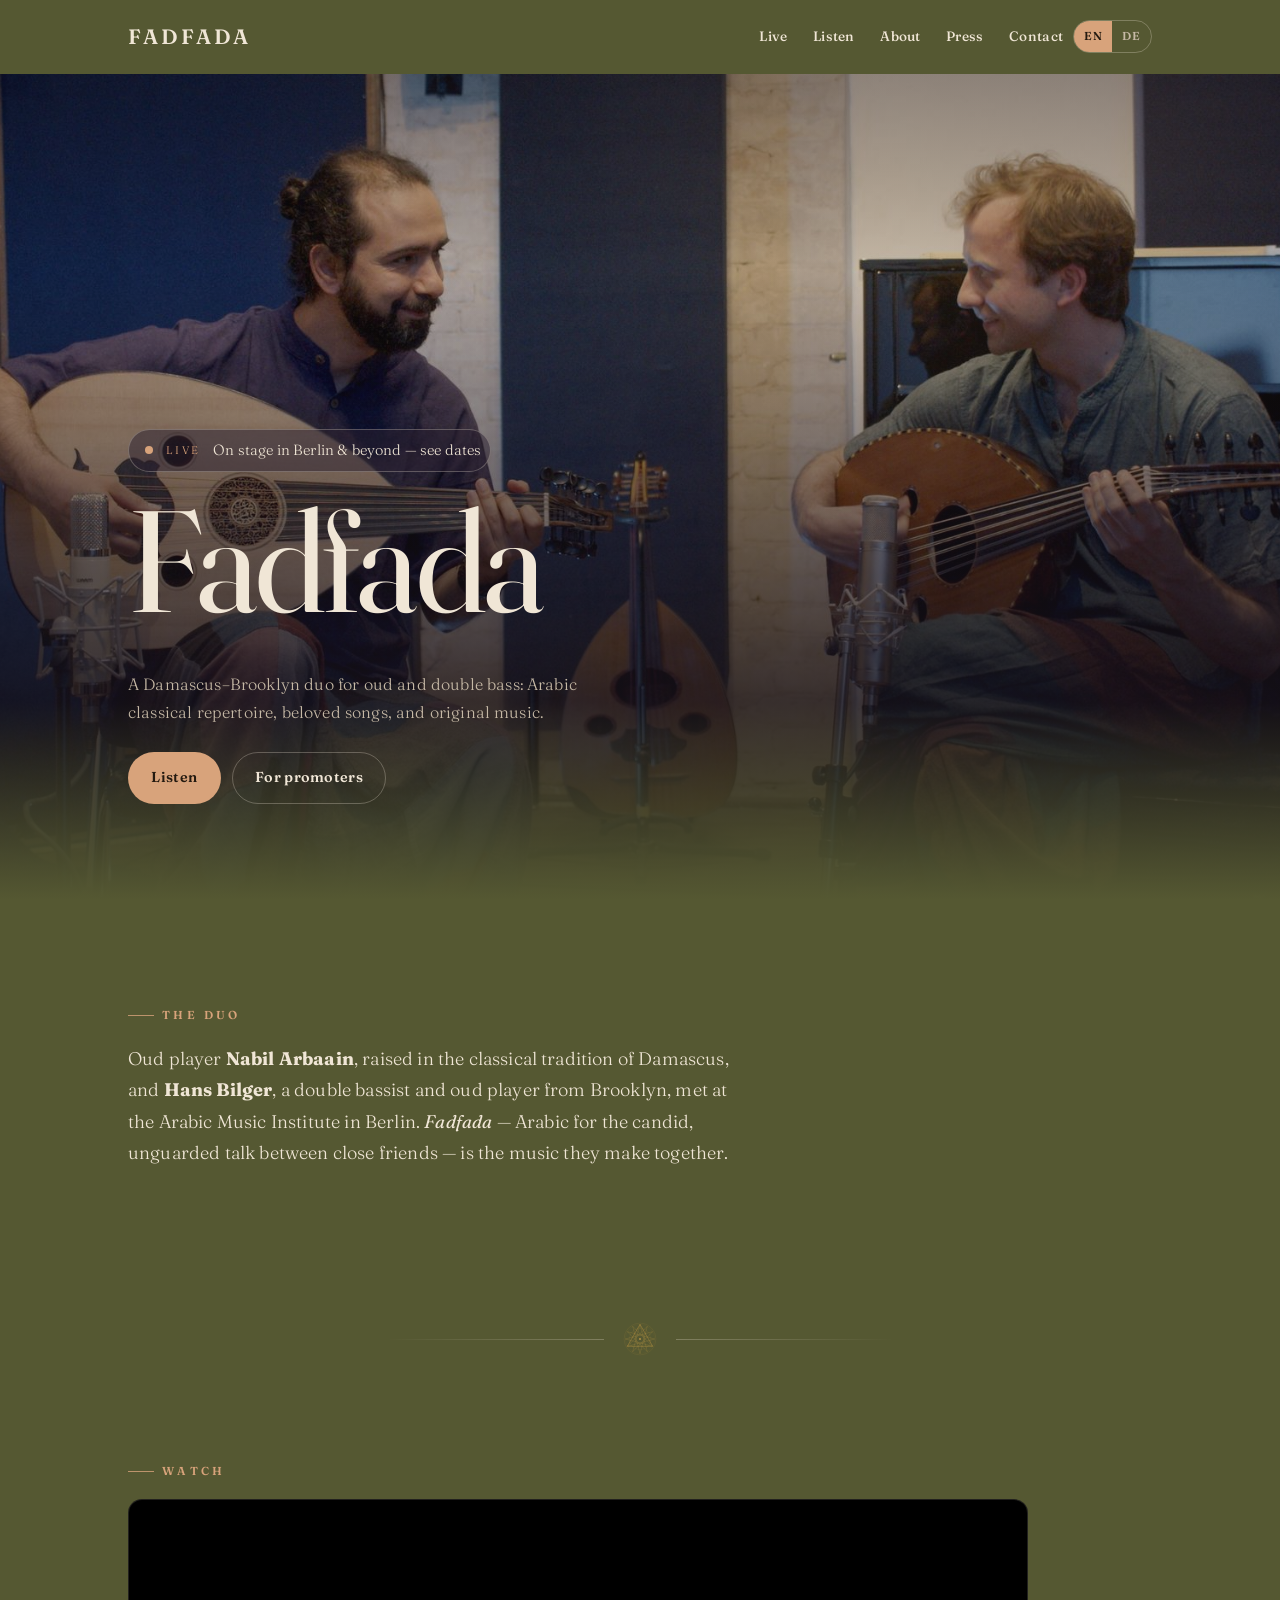
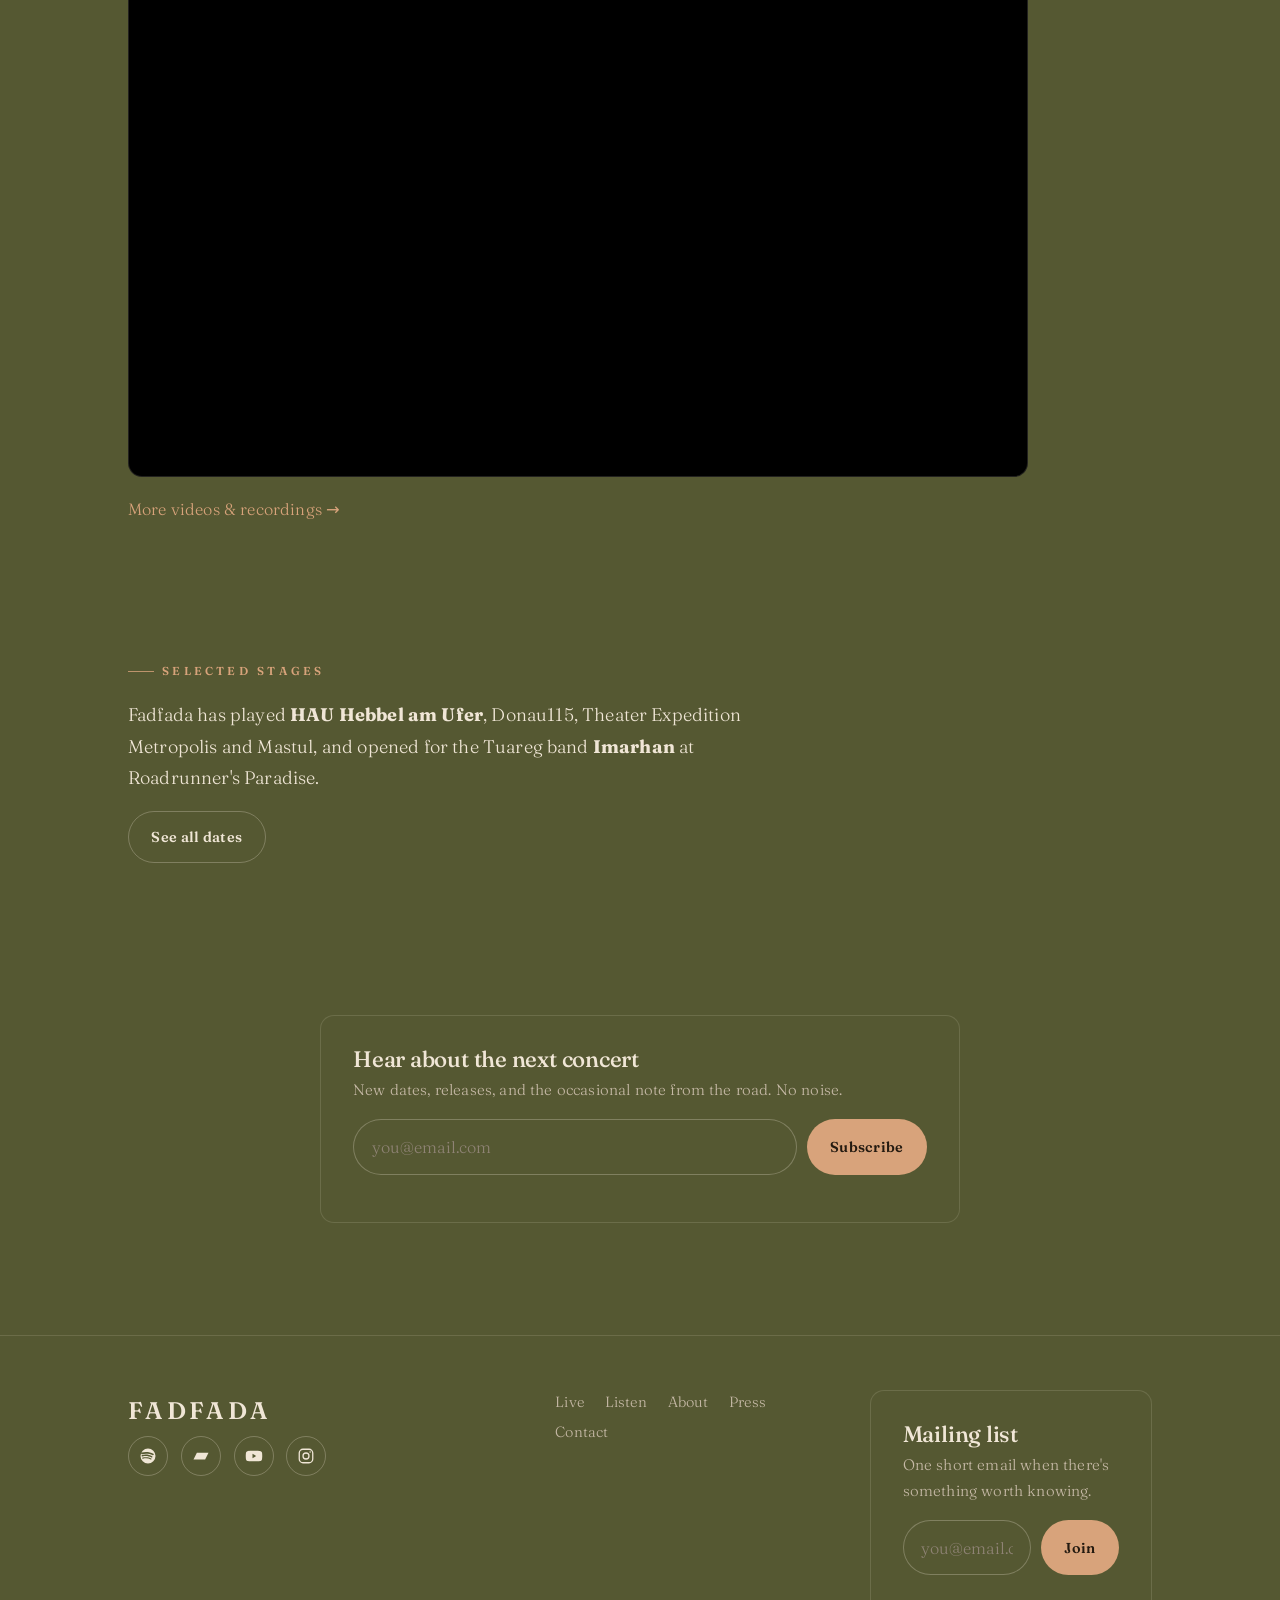
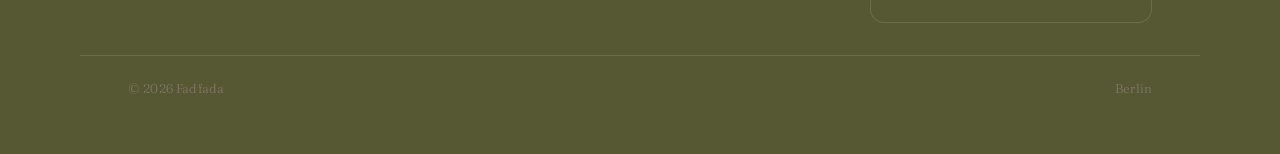
<file: index.html>
<!doctype html>
<html lang="en">
    <head>
        <meta charset="utf-8" />
        <meta name="viewport" content="width=device-width, initial-scale=1" />
        <title>Fadfada — Oud &amp; Double Bass Duo</title>
        <meta
            name="description"
            content="Fadfada — a Damascus–Brooklyn oud and double bass duo. Arabic classical, beloved songs, and original music."
        />
        <link rel="icon" href="assets/favicon.svg" />
        <link rel="preconnect" href="https://fonts.googleapis.com" />
        <link rel="preconnect" href="https://fonts.gstatic.com" crossorigin />
        <link
            href="https://fonts.googleapis.com/css2?family=Fraunces:ital,opsz,wght@0,9..144,400;0,9..144,500;0,9..144,600;1,9..144,400;1,9..144,500&family=Libre+Franklin:ital,wght@0,300;0,400;0,500;0,600;0,700;1,400&display=swap"
            rel="stylesheet"
        />
        <link rel="preconnect" href="https://fonts.googleapis.com" />
        <link rel="preconnect" href="https://fonts.gstatic.com" crossorigin />
        <link
            href="https://fonts.googleapis.com/css2?family=Noto+Sans:ital,wght@0,100..900;1,100..900&family=Oranienbaum&display=swap"
            rel="stylesheet"
        />
        <link rel="stylesheet" href="css/style.css" />
    </head>
    <body>
        <!-- NAV -->
        <nav class="nav">
            <div class="nav__inner">
                <a class="brand" href="index.html">Fadfada</a>
                <div class="nav__right">
                    <div class="navlinks">
                        <a href="live.html" data-en="Live" data-de="Termine"
                            >Live</a
                        >
                        <a href="listen.html" data-en="Listen" data-de="Hören"
                            >Listen</a
                        >
                        <a href="about.html" data-en="About" data-de="Über uns"
                            >About</a
                        >
                        <a href="press.html" data-en="Press" data-de="Presse"
                            >Press</a
                        >
                        <a
                            href="contact.html"
                            data-en="Contact"
                            data-de="Kontakt"
                            >Contact</a
                        >
                    </div>
                    <div class="langtoggle" role="group" aria-label="Language">
                        <button
                            type="button"
                            data-lang="en"
                            aria-pressed="true"
                        >
                            EN
                        </button>
                        <button
                            type="button"
                            data-lang="de"
                            aria-pressed="false"
                        >
                            DE
                        </button>
                    </div>
                    <button
                        class="menu-btn"
                        aria-label="Menu"
                        aria-expanded="false"
                    >
                        <svg
                            viewBox="0 0 24 24"
                            fill="none"
                            stroke="currentColor"
                            stroke-width="1.8"
                        >
                            <path d="M3 6h18M3 12h18M3 18h18" />
                        </svg>
                    </button>
                </div>
            </div>
        </nav>
        <div class="drawer">
            <a href="live.html" data-en="Live" data-de="Termine">Live</a>
            <a href="listen.html" data-en="Listen" data-de="Hören">Listen</a>
            <a href="about.html" data-en="About" data-de="Über uns">About</a>
            <a href="press.html" data-en="Press" data-de="Presse">Press</a>
            <a href="contact.html" data-en="Contact" data-de="Kontakt"
                >Contact</a
            >
        </div>

        <!-- HERO -->
        <header class="hero">
            <div class="hero__bg">
                <img
                    src="assets/duo-hero.jpg"
                    alt="Nabil Arbaain and Hans Bilger performing"
                />
            </div>
            <div class="hero__inner wrap">
                <a class="nextdate" href="live.html">
                    <span class="dot"></span>
                    <small>Live</small>
                    <span
                        data-en="On stage in Berlin &amp; beyond — see dates"
                        data-de="Auf der Bühne in Berlin &amp; darüber hinaus — Termine"
                        >On stage in Berlin &amp; beyond — see dates</span
                    >
                </a>
                <h1 class="hero__word">Fadfada</h1>
                <p class="hero__sub">
                    <span data-lang="en"
                        >A Damascus–Brooklyn duo for oud and double bass: Arabic
                        classical repertoire, beloved songs, and original
                        music.</span
                    >
                    <span data-lang="de"
                        >Ein Duo zwischen Damaskus und Brooklyn für Oud und
                        Kontrabass: arabische Klassik, beliebte Lieder und
                        eigene Kompositionen.</span
                    >
                </p>
                <div class="hero__cta">
                    <a
                        class="btn btn--primary"
                        href="listen.html"
                        data-en="Listen"
                        data-de="Hören"
                        >Listen</a
                    >
                    <a
                        class="btn btn--ghost"
                        href="press.html"
                        data-en="For promoters"
                        data-de="Für Veranstalter"
                        >For promoters</a
                    >
                </div>
            </div>
        </header>

        <!-- INTRO -->
        <section class="section">
            <div class="wrap reveal">
                <p class="eyebrow" data-en="The duo" data-de="Das Duo">
                    The duo
                </p>
                <div class="prose">
                    <p class="lead" data-lang="en">
                        Oud player <strong>Nabil Arbaain</strong>, raised in the
                        classical tradition of Damascus, and
                        <strong>Hans Bilger</strong>, a double bassist and oud
                        player from Brooklyn, met at the Arabic Music Institute
                        in Berlin. <em class="serif-it">Fadfada</em> — Arabic
                        for the candid, unguarded talk between close friends —
                        is the music they make together.
                    </p>
                    <p class="lead" data-lang="de">
                        Der Oud-Spieler <strong>Nabil Arbaain</strong>,
                        aufgewachsen in der klassischen Tradition von Damaskus,
                        und <strong>Hans Bilger</strong>, Kontrabassist und
                        Oud-Spieler aus Brooklyn, lernten sich am Arabischen
                        Musikinstitut Berlin kennen.
                        <em class="serif-it">Fadfada</em> — arabisch für die
                        offene, vertraute Aussprache unter Freunden — ist die
                        Musik, die sie zusammen machen.
                    </p>
                </div>
            </div>
        </section>

        <div class="wrap">
            <div class="rosette-rule">
                <img src="assets/rosette.svg" alt="" aria-hidden="true" />
            </div>
        </div>

        <!-- FEATURED VIDEO -->
        <section class="section section--tight">
            <div class="wrap reveal">
                <p class="eyebrow" data-en="Watch" data-de="Ansehen">Watch</p>
                <div class="embed" style="max-width: 900px">
                    <iframe
                        src="https://www.youtube.com/embed/OVt1H_GwYeY"
                        title="Fadfada live"
                        loading="lazy"
                        allow="
                            accelerometer;
                            autoplay;
                            clipboard-write;
                            encrypted-media;
                            gyroscope;
                            picture-in-picture;
                        "
                        allowfullscreen
                    ></iframe>
                </div>
                <p style="margin-top: 1.1rem">
                    <a
                        href="listen.html"
                        data-en="More videos &amp; recordings →"
                        data-de="Mehr Videos &amp; Aufnahmen →"
                        >More videos &amp; recordings →</a
                    >
                </p>
            </div>
        </section>

        <!-- HIGHLIGHTS -->
        <section class="section section--tight">
            <div class="wrap reveal">
                <p
                    class="eyebrow"
                    data-en="Selected stages"
                    data-de="Ausgewählte Bühnen"
                >
                    Selected stages
                </p>
                <div class="prose">
                    <p class="lead" data-lang="en">
                        Fadfada has played <strong>HAU Hebbel am Ufer</strong>,
                        Donau115, Theater Expedition Metropolis and Mastul, and
                        opened for the Tuareg band <strong>Imarhan</strong> at
                        Roadrunner's Paradise.
                    </p>
                    <p class="lead" data-lang="de">
                        Fadfada spielte u.&nbsp;a. im
                        <strong>HAU Hebbel am Ufer</strong>, Donau115, Theater
                        Expedition Metropolis und Mastul und war Vorband der
                        Tuareg-Band <strong>Imarhan</strong> im Roadrunner's
                        Paradise.
                    </p>
                </div>
                <a
                    class="btn btn--ghost"
                    href="live.html"
                    data-en="See all dates"
                    data-de="Alle Termine"
                    >See all dates</a
                >
            </div>
        </section>

        <!-- SIGNUP -->
        <section class="section">
            <div class="wrap reveal">
                <div
                    class="signup"
                    style="max-width: 640px; margin-inline: auto"
                >
                    <h3
                        data-en="Hear about the next concert"
                        data-de="Vom nächsten Konzert erfahren"
                    >
                        Hear about the next concert
                    </h3>
                    <p
                        data-en="New dates, releases, and the occasional note from the road. No noise."
                        data-de="Neue Termine, Veröffentlichungen und ab und zu ein Gruß von unterwegs. Kein Spam."
                    >
                        New dates, releases, and the occasional note from the
                        road. No noise.
                    </p>
                    <form class="signup-form" novalidate>
                        <input
                            type="email"
                            required
                            placeholder="you@email.com"
                            data-ph-en="you@email.com"
                            data-ph-de="du@email.com"
                            aria-label="Email"
                        />
                        <button
                            class="btn btn--primary"
                            type="submit"
                            data-en="Subscribe"
                            data-de="Abonnieren"
                        >
                            Subscribe
                        </button>
                    </form>
                    <div class="msg" aria-live="polite"></div>
                </div>
            </div>
        </section>

        <!-- FOOTER -->
        <footer class="footer">
            <div class="wrap footer__grid">
                <div class="footer__brand">
                    <a class="brand" href="index.html">Fadfada</a>
                    <div class="socials">
                        <a
                            href="https://open.spotify.com/album/3CfEC42VOUX2S4rIvyCpef?si=HoVmRhmYQHuXthrdMDJlCA"
                            aria-label="Spotify"
                            target="_blank"
                            rel="noopener"
                            ><svg viewBox="0 0 24 24" fill="currentColor">
                                <path
                                    d="M12 2a10 10 0 1 0 0 20 10 10 0 0 0 0-20Zm4.6 14.4a.75.75 0 0 1-1 .25c-2.8-1.7-6.3-2.1-10.4-1.15a.75.75 0 1 1-.33-1.46c4.5-1.03 8.4-.57 11.5 1.32.35.22.46.68.23 1.04Zm1.23-2.74a.94.94 0 0 1-1.29.31c-3.2-1.97-8.08-2.54-11.86-1.39a.94.94 0 1 1-.55-1.8c4.33-1.32 9.7-.68 13.38 1.59.44.27.58.85.32 1.29Zm.1-2.85C14.2 8.6 7.9 8.4 4.2 9.52a1.12 1.12 0 1 1-.65-2.15C7.8 6.08 14.77 6.3 19.2 8.94a1.13 1.13 0 0 1-1.17 1.93Z"
                                /></svg
                        ></a>
                        <a
                            href="https://hansbilger.bandcamp.com/album/live-at-high-wave-audio"
                            aria-label="Bandcamp"
                            target="_blank"
                            rel="noopener"
                            ><svg viewBox="0 0 24 24" fill="currentColor">
                                <path d="M2 16.5 6.5 7.5H22l-4.5 9H2Z" /></svg
                        ></a>
                        <a
                            href="https://www.youtube.com/watch?v=S-8vyVPM6a4"
                            aria-label="YouTube"
                            target="_blank"
                            rel="noopener"
                            ><svg viewBox="0 0 24 24" fill="currentColor">
                                <path
                                    d="M23 12s0-3.2-.4-4.7a2.5 2.5 0 0 0-1.8-1.8C19.3 5 12 5 12 5s-7.3 0-8.8.5A2.5 2.5 0 0 0 1.4 7.3C1 8.8 1 12 1 12s0 3.2.4 4.7a2.5 2.5 0 0 0 1.8 1.8C4.7 19 12 19 12 19s7.3 0 8.8-.5a2.5 2.5 0 0 0 1.8-1.8C23 15.2 23 12 23 12Zm-13 3V9l5 3-5 3Z"
                                /></svg
                        ></a>
                        <!-- Replace with the dedicated Fadfada Instagram handle once created -->
                        <a
                            href="https://www.instagram.com/arabic.music.initiative.berlin/"
                            aria-label="Instagram"
                            target="_blank"
                            rel="noopener"
                            ><svg
                                viewBox="0 0 24 24"
                                fill="none"
                                stroke="currentColor"
                                stroke-width="1.7"
                            >
                                <rect
                                    x="3"
                                    y="3"
                                    width="18"
                                    height="18"
                                    rx="5"
                                />
                                <circle cx="12" cy="12" r="4" />
                                <circle
                                    cx="17.5"
                                    cy="6.5"
                                    r="1"
                                    fill="currentColor"
                                    stroke="none"
                                /></svg
                        ></a>
                    </div>
                </div>
                <nav aria-label="Footer">
                    <a href="live.html" data-en="Live" data-de="Termine"
                        >Live</a
                    >
                    <a href="listen.html" data-en="Listen" data-de="Hören"
                        >Listen</a
                    >
                    <a href="about.html" data-en="About" data-de="Über uns"
                        >About</a
                    >
                    <a href="press.html" data-en="Press" data-de="Presse"
                        >Press</a
                    >
                    <a href="contact.html" data-en="Contact" data-de="Kontakt"
                        >Contact</a
                    >
                </nav>
                <div class="signup">
                    <h3 data-en="Mailing list" data-de="Mailingliste">
                        Mailing list
                    </h3>
                    <p
                        data-en="One short email when there's something worth knowing."
                        data-de="Eine kurze E-Mail, wenn es etwas zu berichten gibt."
                    >
                        One short email when there's something worth knowing.
                    </p>
                    <form class="signup-form" novalidate>
                        <input
                            type="email"
                            required
                            placeholder="you@email.com"
                            data-ph-en="you@email.com"
                            data-ph-de="du@email.com"
                            aria-label="Email"
                        />
                        <button
                            class="btn btn--primary"
                            type="submit"
                            data-en="Join"
                            data-de="Beitreten"
                        >
                            Join
                        </button>
                    </form>
                    <div class="msg" aria-live="polite"></div>
                </div>
            </div>
            <div class="wrap colophon">
                <span>© <span id="yr"></span> Fadfada</span>
                <span data-en="Berlin" data-de="Berlin">Berlin</span>
            </div>
        </footer>

        <script src="js/main.js"></script>
        <script>
            document.getElementById("yr").textContent =
                new Date().getFullYear();
        </script>
    </body>
</html>
</file>
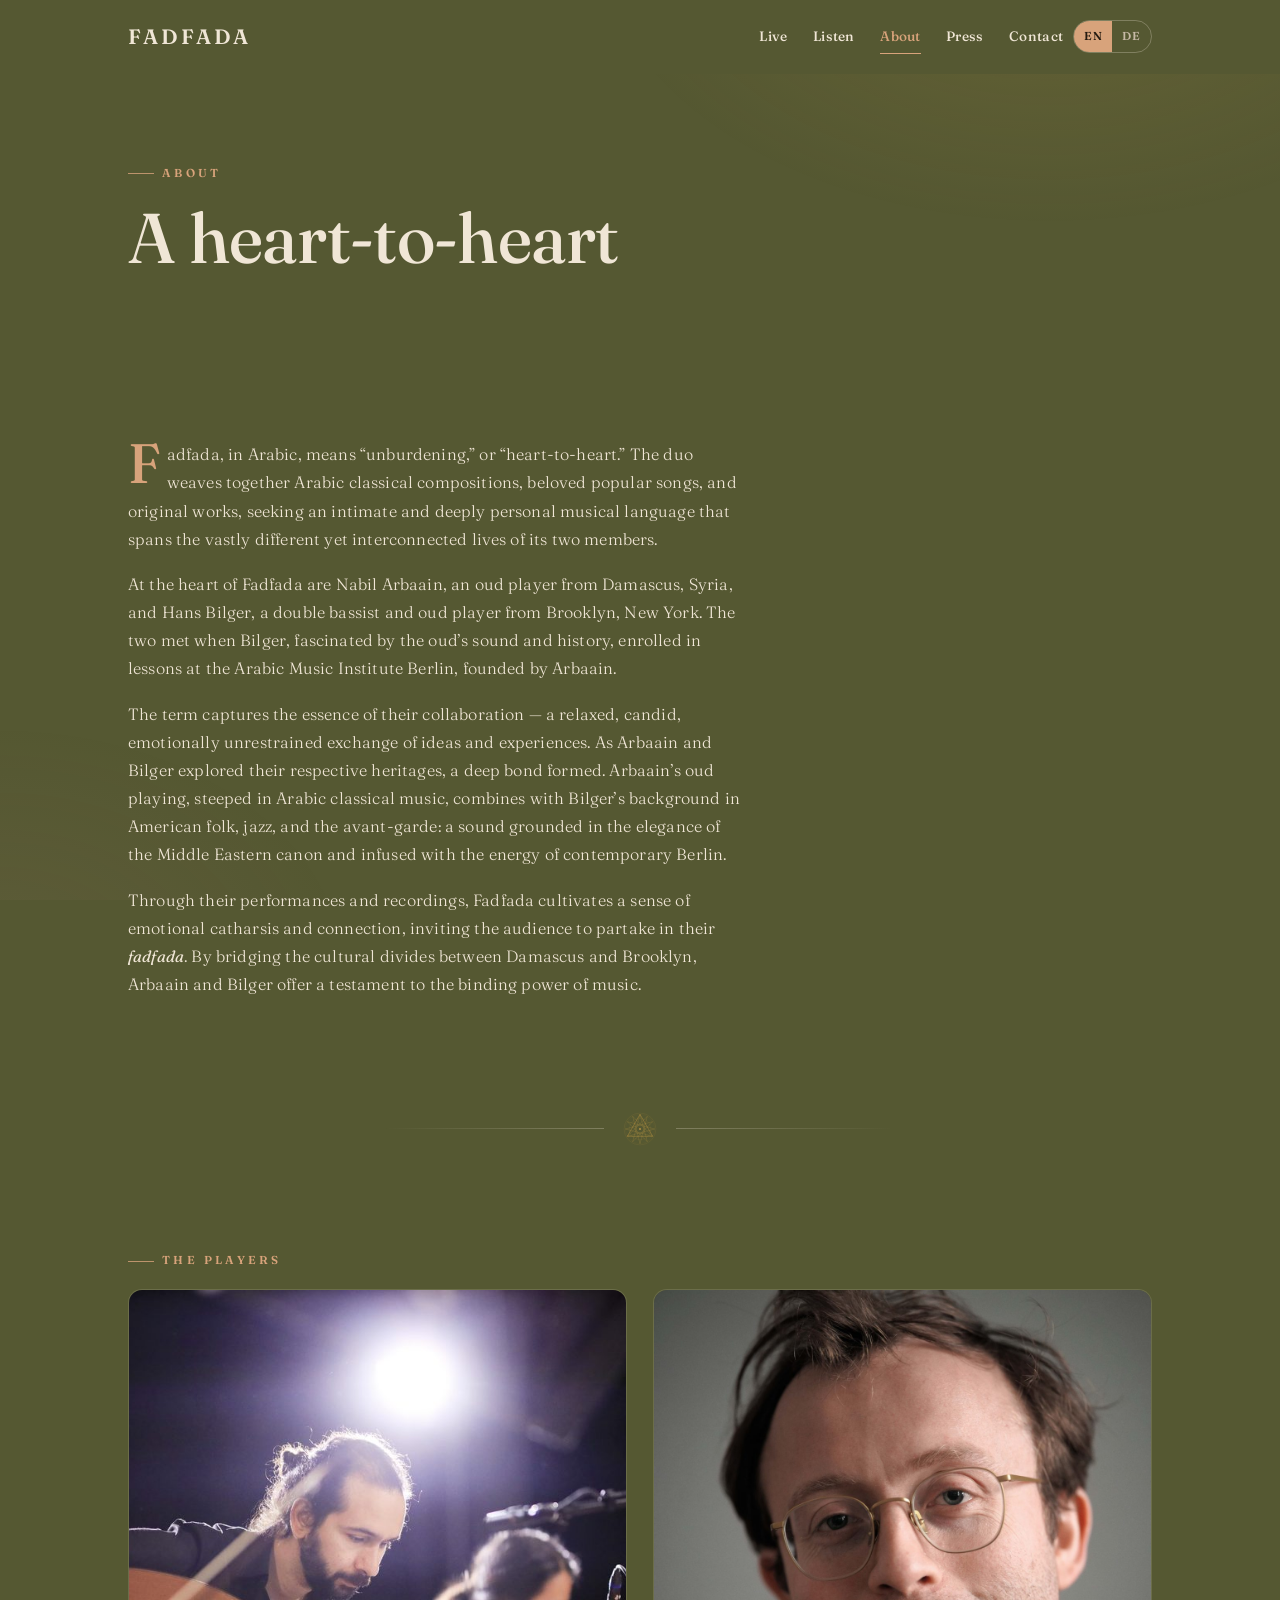
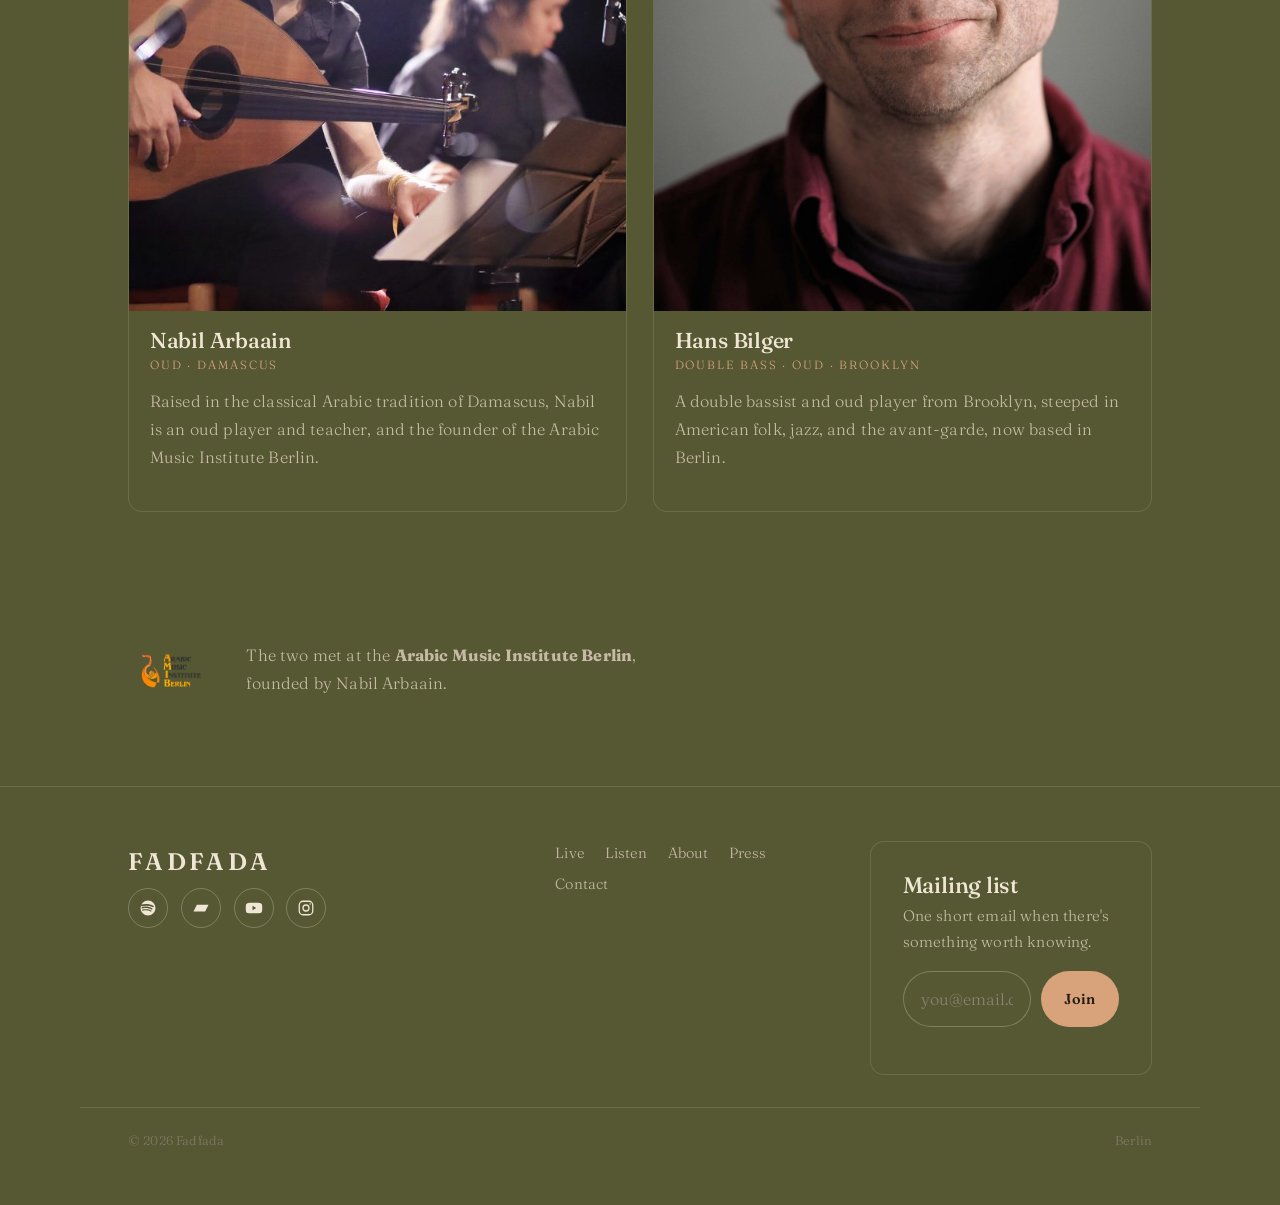
<file: about.html>
<!doctype html>
<html lang="en">
    <head>
        <meta charset="utf-8" />
        <meta name="viewport" content="width=device-width, initial-scale=1" />
        <title>Fadfada — About</title>
        <meta
            name="description"
            content="The story of Fadfada, a Damascus–Brooklyn oud and double bass duo."
        />
        <link rel="icon" href="assets/favicon.svg" />
        <link rel="preconnect" href="https://fonts.googleapis.com" />
        <link rel="preconnect" href="https://fonts.gstatic.com" crossorigin />
        <link
            href="https://fonts.googleapis.com/css2?family=Fraunces:ital,opsz,wght@0,9..144,400;0,9..144,500;0,9..144,600;1,9..144,400;1,9..144,500&family=Libre+Franklin:ital,wght@0,300;0,400;0,500;0,600;0,700;1,400&display=swap"
            rel="stylesheet"
        />
        <link rel="stylesheet" href="css/style.css" />
    </head>
    <body>
        <nav class="nav">
            <div class="nav__inner">
                <a class="brand" href="index.html">Fadfada</a>
                <div class="nav__right">
                    <div class="navlinks">
                        <a href="live.html" data-en="Live" data-de="Termine"
                            >Live</a
                        >
                        <a href="listen.html" data-en="Listen" data-de="Hören"
                            >Listen</a
                        >
                        <a
                            href="about.html"
                            class="active"
                            data-en="About"
                            data-de="Über uns"
                            >About</a
                        >
                        <a href="press.html" data-en="Press" data-de="Presse"
                            >Press</a
                        >
                        <a
                            href="contact.html"
                            data-en="Contact"
                            data-de="Kontakt"
                            >Contact</a
                        >
                    </div>
                    <div class="langtoggle" role="group" aria-label="Language">
                        <button
                            type="button"
                            data-lang="en"
                            aria-pressed="true"
                        >
                            EN
                        </button>
                        <button
                            type="button"
                            data-lang="de"
                            aria-pressed="false"
                        >
                            DE
                        </button>
                    </div>
                    <button
                        class="menu-btn"
                        aria-label="Menu"
                        aria-expanded="false"
                    >
                        <svg
                            viewBox="0 0 24 24"
                            fill="none"
                            stroke="currentColor"
                            stroke-width="1.8"
                        >
                            <path d="M3 6h18M3 12h18M3 18h18" />
                        </svg>
                    </button>
                </div>
            </div>
        </nav>
        <div class="drawer">
            <a href="live.html" data-en="Live" data-de="Termine">Live</a>
            <a href="listen.html" data-en="Listen" data-de="Hören">Listen</a>
            <a
                href="about.html"
                class="active"
                data-en="About"
                data-de="Über uns"
                >About</a
            >
            <a href="press.html" data-en="Press" data-de="Presse">Press</a>
            <a href="contact.html" data-en="Contact" data-de="Kontakt"
                >Contact</a
            >
        </div>

        <main role="main">
            <section class="section pagehead">
                <div class="wrap reveal">
                    <p class="eyebrow" data-en="About" data-de="Über uns">
                        About
                    </p>
                    <h1
                        class="section-title"
                        data-en="A heart-to-heart"
                        data-de="Von Herz zu Herz"
                    >
                        A heart-to-heart
                    </h1>
                </div>
            </section>

            <section class="section section--tight">
                <div class="wrap reveal">
                    <div class="prose" data-lang="en">
                        <p>
                            <span class="firstchar">F</span>adfada, in Arabic,
                            means “unburdening,” or “heart-to-heart.” The duo
                            weaves together Arabic classical compositions,
                            beloved popular songs, and original works, seeking
                            an intimate and deeply personal musical language
                            that spans the vastly different yet interconnected
                            lives of its two members.
                        </p>
                        <p>
                            At the heart of Fadfada are Nabil Arbaain, an oud
                            player from Damascus, Syria, and Hans Bilger, a
                            double bassist and oud player from Brooklyn, New
                            York. The two met when Bilger, fascinated by the
                            oud’s sound and history, enrolled in lessons at the
                            Arabic Music Institute Berlin, founded by Arbaain.
                        </p>
                        <p>
                            The term captures the essence of their collaboration
                            — a relaxed, candid, emotionally unrestrained
                            exchange of ideas and experiences. As Arbaain and
                            Bilger explored their respective heritages, a deep
                            bond formed. Arbaain’s oud playing, steeped in
                            Arabic classical music, combines with Bilger’s
                            background in American folk, jazz, and the
                            avant-garde: a sound grounded in the elegance of the
                            Middle Eastern canon and infused with the energy of
                            contemporary Berlin.
                        </p>
                        <p>
                            Through their performances and recordings, Fadfada
                            cultivates a sense of emotional catharsis and
                            connection, inviting the audience to partake in
                            their <em class="serif-it">fadfada</em>. By bridging
                            the cultural divides between Damascus and Brooklyn,
                            Arbaain and Bilger offer a testament to the binding
                            power of music.
                        </p>
                    </div>
                    <div class="prose" data-lang="de">
                        <p>
                            <span class="firstchar">F</span>adfada bedeutet auf
                            Arabisch „offene Aussprache“. Das Duo verwebt
                            klassische arabische Kompositionen, beliebte
                            Poplieder und Originalwerke zu einer intimen und
                            tief persönlichen musikalischen Sprache, die die
                            sehr unterschiedlichen, aber verbundenen Leben
                            seiner beiden Mitglieder widerspiegelt.
                        </p>
                        <p>
                            Im Zentrum von Fadfada stehen Nabil Arbaain, ein
                            Oud-Spieler aus Damaskus, Syrien, und Hans Bilger,
                            Kontrabassist und Oud-Spieler aus Brooklyn, New
                            York. Die beiden lernten sich kennen, als Bilger —
                            fasziniert vom Klang der Oud — Unterricht am
                            Arabischen Musikinstitut Berlin begann, das Arbaain
                            selbst gegründet hatte.
                        </p>
                        <p>
                            Der Begriff erfasst das Wesen ihrer Zusammenarbeit —
                            ein entspannter, offener, emotional freier Austausch
                            von Ideen und Erfahrungen. Arbaains Oud-Spiel,
                            verwurzelt in der arabischen Klassik, verbindet sich
                            mit Bilgers Herkunft aus amerikanischer Folk-, Jazz-
                            und Experimentalmusik: ein Klang, der in der Eleganz
                            des Nahost-Kanons gründet und zugleich von der
                            Energie des heutigen Berlin erfüllt ist.
                        </p>
                        <p>
                            Durch Auftritte und Aufnahmen schafft Fadfada ein
                            Gefühl von Katharsis und Verbundenheit und lädt das
                            Publikum an ihrer
                            <em class="serif-it">fadfada</em> teilhaben. Indem
                            sie die Grenzen zwischen Damaskus und Brooklyn
                            überwinden, liefern Arbaain und Bilger ein Zeugnis
                            der verbindenden Kraft der Musik.
                        </p>
                    </div>
                </div>
            </section>

            <div class="wrap">
                <div class="rosette-rule">
                    <img src="assets/rosette.svg" alt="" aria-hidden="true" />
                </div>
            </div>

            <section class="section section--tight">
                <div class="wrap reveal">
                    <p
                        class="eyebrow"
                        data-en="The players"
                        data-de="Die Musiker"
                    >
                        The players
                    </p>
                    <div class="grid members">
                        <article class="member">
                            <img src="assets/nabil.jpg" alt="Nabil Arbaain" />
                            <div class="member__body">
                                <h3>Nabil Arbaain</h3>
                                <div
                                    class="member__role"
                                    data-en="Oud · Damascus"
                                    data-de="Oud · Damaskus"
                                >
                                    Oud · Damascus
                                </div>
                                <p class="dim" data-lang="en">
                                    Raised in the classical Arabic tradition of
                                    Damascus, Nabil is an oud player and
                                    teacher, and the founder of the Arabic Music
                                    Institute Berlin.
                                </p>
                                <p class="dim" data-lang="de">
                                    Aufgewachsen in der klassischen arabischen
                                    Tradition von Damaskus, ist Nabil
                                    Oud-Spieler und -Lehrer und Gründer des
                                    Arabischen Musikinstituts Berlin.
                                </p>
                            </div>
                        </article>
                        <article class="member">
                            <img src="assets/hans-2.jpg" alt="Hans Bilger" />
                            <div class="member__body">
                                <h3>Hans Bilger</h3>
                                <div
                                    class="member__role"
                                    data-en="Double bass · Oud · Brooklyn"
                                    data-de="Kontrabass · Oud · Brooklyn"
                                >
                                    Double bass · Oud · Brooklyn
                                </div>
                                <p class="dim" data-lang="en">
                                    A double bassist and oud player from
                                    Brooklyn, steeped in American folk, jazz,
                                    and the avant-garde, now based in Berlin.
                                </p>
                                <p class="dim" data-lang="de">
                                    Kontrabassist und Oud-Spieler aus Brooklyn,
                                    geprägt von amerikanischer Folk-, Jazz- und
                                    Experimentalmusik, heute in Berlin.
                                </p>
                            </div>
                        </article>
                    </div>
                </div>
            </section>

            <section class="section section--tight">
                <div
                    class="wrap reveal"
                    style="
                        display: flex;
                        align-items: center;
                        gap: 1.4rem;
                        flex-wrap: wrap;
                    "
                >
                    <img
                        src="assets/ami-logo.png"
                        alt="Arabic Music Institute Berlin"
                        style="width: 96px; height: auto"
                    />
                    <p class="dim" style="max-width: 44ch; margin: 0">
                        <span data-lang="en"
                            >The two met at the
                            <strong>Arabic Music Institute Berlin</strong>,
                            founded by Nabil Arbaain.</span
                        >
                        <span data-lang="de"
                            >Die beiden lernten sich am
                            <strong>Arabischen Musikinstitut Berlin</strong>
                            kennen, gegründet von Nabil Arbaain.</span
                        >
                    </p>
                </div>
            </section>
        </main>

        <footer class="footer">
            <div class="wrap footer__grid">
                <div class="footer__brand">
                    <a class="brand" href="index.html">Fadfada</a>
                    <div class="socials">
                        <a
                            href="https://open.spotify.com/album/3CfEC42VOUX2S4rIvyCpef?si=HoVmRhmYQHuXthrdMDJlCA"
                            aria-label="Spotify"
                            target="_blank"
                            rel="noopener"
                            ><svg viewBox="0 0 24 24" fill="currentColor">
                                <path
                                    d="M12 2a10 10 0 1 0 0 20 10 10 0 0 0 0-20Zm4.6 14.4a.75.75 0 0 1-1 .25c-2.8-1.7-6.3-2.1-10.4-1.15a.75.75 0 1 1-.33-1.46c4.5-1.03 8.4-.57 11.5 1.32.35.22.46.68.23 1.04Zm1.23-2.74a.94.94 0 0 1-1.29.31c-3.2-1.97-8.08-2.54-11.86-1.39a.94.94 0 1 1-.55-1.8c4.33-1.32 9.7-.68 13.38 1.59.44.27.58.85.32 1.29Zm.1-2.85C14.2 8.6 7.9 8.4 4.2 9.52a1.12 1.12 0 1 1-.65-2.15C7.8 6.08 14.77 6.3 19.2 8.94a1.13 1.13 0 0 1-1.17 1.93Z"
                                /></svg
                        ></a>
                        <a
                            href=https://hansbilger.bandcamp.com/album/live-at-high-wave-audio"
                            aria-label="Bandcamp"
                            target="_blank"
                            rel="noopener"
                            ><svg viewBox="0 0 24 24" fill="currentColor">
                                <path d="M2 16.5 6.5 7.5H22l-4.5 9H2Z" /></svg
                        ></a>
                        <a
                            href="https://www.youtube.com/watch?v=S-8vyVPM6a4"
                            aria-label="YouTube"
                            target="_blank"
                            rel="noopener"
                            ><svg viewBox="0 0 24 24" fill="currentColor">
                                <path
                                    d="M23 12s0-3.2-.4-4.7a2.5 2.5 0 0 0-1.8-1.8C19.3 5 12 5 12 5s-7.3 0-8.8.5A2.5 2.5 0 0 0 1.4 7.3C1 8.8 1 12 1 12s0 3.2.4 4.7a2.5 2.5 0 0 0 1.8 1.8C4.7 19 12 19 12 19s7.3 0 8.8-.5a2.5 2.5 0 0 0 1.8-1.8C23 15.2 23 12 23 12Zm-13 3V9l5 3-5 3Z"
                                /></svg
                        ></a>
                        <!-- Replace with the dedicated Fadfada Instagram handle once created -->
                        <a
                            href="https://www.instagram.com/arabic.music.initiative.berlin/"
                            aria-label="Instagram"
                            target="_blank"
                            rel="noopener"
                            ><svg
                                viewBox="0 0 24 24"
                                fill="none"
                                stroke="currentColor"
                                stroke-width="1.7"
                            >
                                <rect
                                    x="3"
                                    y="3"
                                    width="18"
                                    height="18"
                                    rx="5"
                                />
                                <circle cx="12" cy="12" r="4" />
                                <circle
                                    cx="17.5"
                                    cy="6.5"
                                    r="1"
                                    fill="currentColor"
                                    stroke="none"
                                /></svg
                        ></a>
                    </div>
                </div>
                <nav aria-label="Footer">
                    <a href="live.html" data-en="Live" data-de="Termine"
                        >Live</a
                    >
                    <a href="listen.html" data-en="Listen" data-de="Hören"
                        >Listen</a
                    >
                    <a href="about.html" data-en="About" data-de="Über uns"
                        >About</a
                    >
                    <a href="press.html" data-en="Press" data-de="Presse"
                        >Press</a
                    >
                    <a href="contact.html" data-en="Contact" data-de="Kontakt"
                        >Contact</a
                    >
                </nav>
                <div class="signup">
                    <h3 data-en="Mailing list" data-de="Mailingliste">
                        Mailing list
                    </h3>
                    <p
                        data-en="One short email when there's something worth knowing."
                        data-de="Eine kurze E-Mail, wenn es etwas zu berichten gibt."
                    >
                        One short email when there's something worth knowing.
                    </p>
                    <form class="signup-form" novalidate>
                        <input
                            type="email"
                            required
                            placeholder="you@email.com"
                            data-ph-en="you@email.com"
                            data-ph-de="du@email.com"
                            aria-label="Email"
                        />
                        <button
                            class="btn btn--primary"
                            type="submit"
                            data-en="Join"
                            data-de="Beitreten"
                        >
                            Join
                        </button>
                    </form>
                    <div class="msg" aria-live="polite"></div>
                </div>
            </div>
            <div class="wrap colophon">
                <span>© <span id="yr"></span> Fadfada</span>
                <span data-en="Berlin" data-de="Berlin">Berlin</span>
            </div>
        </footer>

        <script src="js/main.js"></script>
        <script>
            document.getElementById("yr").textContent =
                new Date().getFullYear();
        </script>
    </body>
</html>
</file>
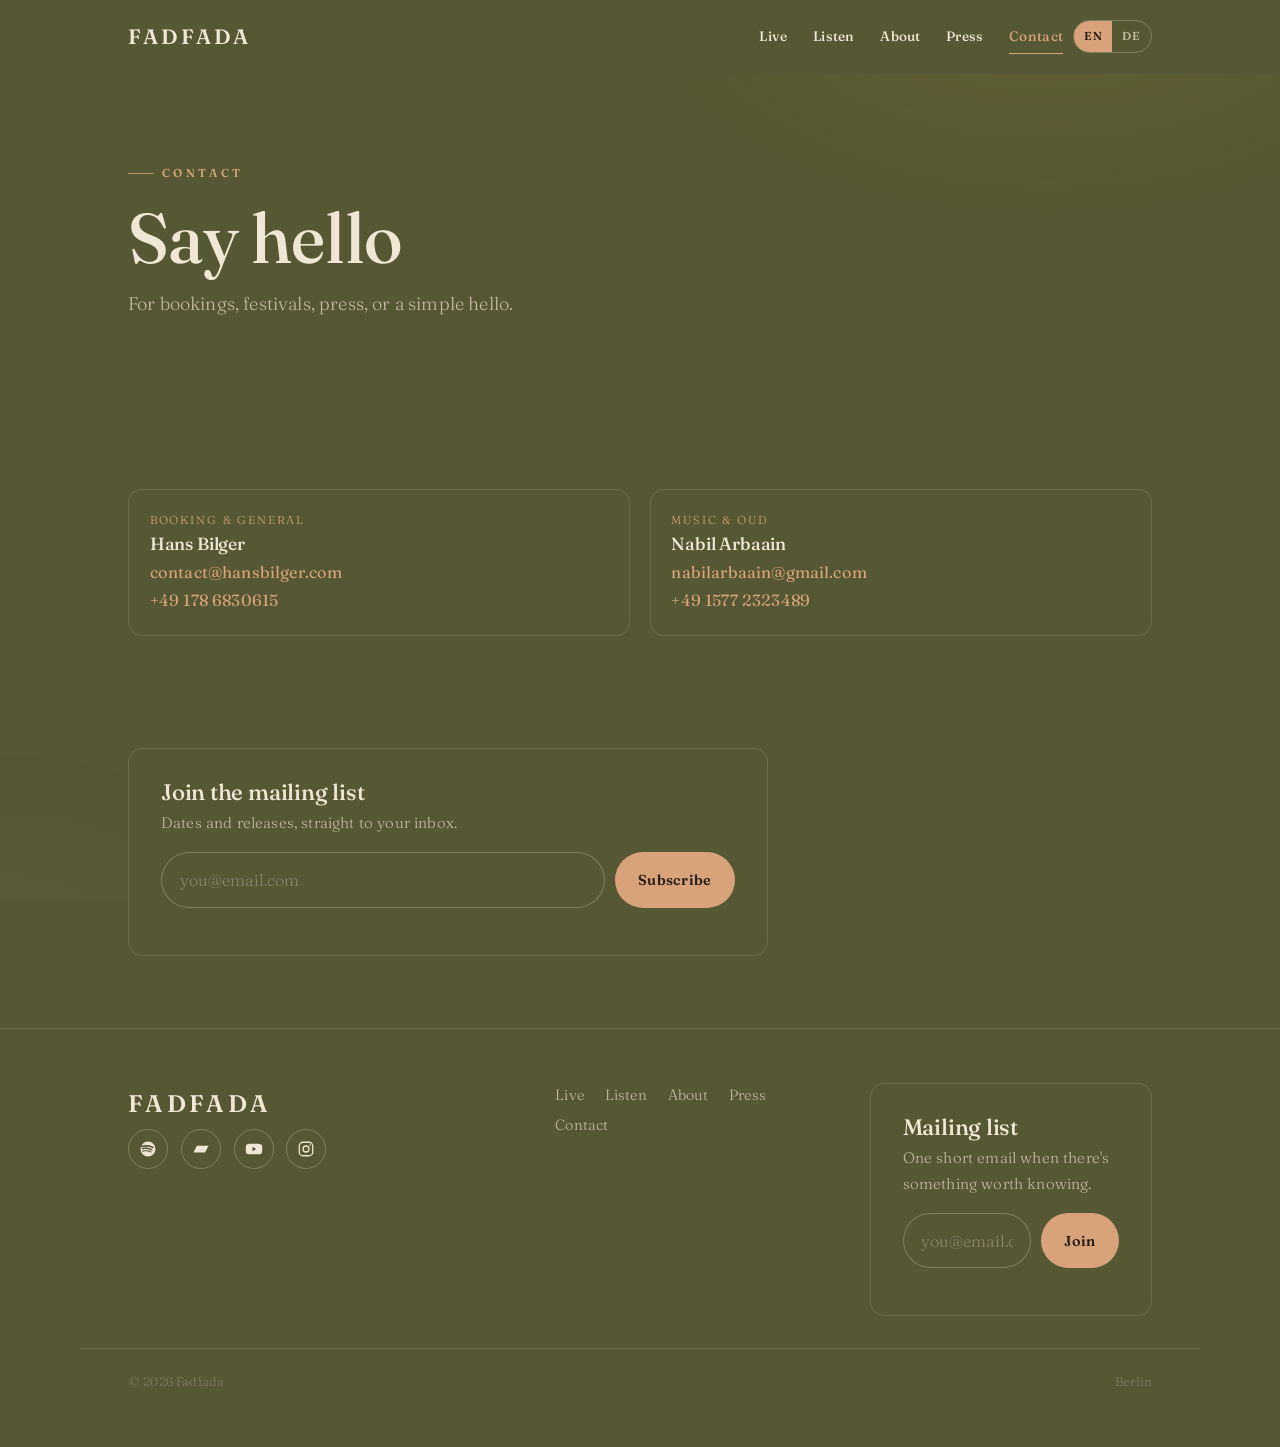
<file: contact.html>
<!doctype html>
<html lang="en">
    <head>
        <meta charset="utf-8" />
        <meta name="viewport" content="width=device-width, initial-scale=1" />
        <title>Fadfada — Contact</title>
        <meta
            name="description"
            content="Contact Fadfada for booking, festivals, and press."
        />
        <link rel="icon" href="assets/favicon.svg" />
        <link rel="preconnect" href="https://fonts.googleapis.com" />
        <link rel="preconnect" href="https://fonts.gstatic.com" crossorigin />
        <link
            href="https://fonts.googleapis.com/css2?family=Fraunces:ital,opsz,wght@0,9..144,400;0,9..144,500;0,9..144,600;1,9..144,400;1,9..144,500&family=Libre+Franklin:ital,wght@0,300;0,400;0,500;0,600;0,700;1,400&display=swap"
            rel="stylesheet"
        />
        <link rel="stylesheet" href="css/style.css" />
    </head>
    <body>
        <nav class="nav">
            <div class="nav__inner">
                <a class="brand" href="index.html">Fadfada</a>
                <div class="nav__right">
                    <div class="navlinks">
                        <a href="live.html" data-en="Live" data-de="Termine"
                            >Live</a
                        >
                        <a href="listen.html" data-en="Listen" data-de="Hören"
                            >Listen</a
                        >
                        <a href="about.html" data-en="About" data-de="Über uns"
                            >About</a
                        >
                        <a href="press.html" data-en="Press" data-de="Presse"
                            >Press</a
                        >
                        <a
                            href="contact.html"
                            class="active"
                            data-en="Contact"
                            data-de="Kontakt"
                            >Contact</a
                        >
                    </div>
                    <div class="langtoggle" role="group" aria-label="Language">
                        <button
                            type="button"
                            data-lang="en"
                            aria-pressed="true"
                        >
                            EN
                        </button>
                        <button
                            type="button"
                            data-lang="de"
                            aria-pressed="false"
                        >
                            DE
                        </button>
                    </div>
                    <button
                        class="menu-btn"
                        aria-label="Menu"
                        aria-expanded="false"
                    >
                        <svg
                            viewBox="0 0 24 24"
                            fill="none"
                            stroke="currentColor"
                            stroke-width="1.8"
                        >
                            <path d="M3 6h18M3 12h18M3 18h18" />
                        </svg>
                    </button>
                </div>
            </div>
        </nav>
        <div class="drawer">
            <a href="live.html" data-en="Live" data-de="Termine">Live</a>
            <a href="listen.html" data-en="Listen" data-de="Hören">Listen</a>
            <a href="about.html" data-en="About" data-de="Über uns">About</a>
            <a href="press.html" data-en="Press" data-de="Presse">Press</a>
            <a
                href="contact.html"
                class="active"
                data-en="Contact"
                data-de="Kontakt"
                >Contact</a
            >
        </div>

        <main role="main">
            <section class="section pagehead">
                <div class="wrap reveal">
                    <p class="eyebrow" data-en="Contact" data-de="Kontakt">
                        Contact
                    </p>
                    <h1
                        class="section-title"
                        data-en="Say hello"
                        data-de="Sag hallo"
                    >
                        Say hello
                    </h1>
                    <p class="lead dim" style="max-width: 52ch">
                        <span data-lang="en"
                            >For bookings, festivals, press, or a simple
                            hello.</span
                        >
                        <span data-lang="de"
                            >Für Buchungen, Festivals, Presse oder einfach ein
                            Hallo.</span
                        >
                    </p>
                </div>
            </section>

            <section class="section section--tight">
                <div class="wrap reveal">
                    <div class="inforow">
                        <div class="infocard">
                            <span
                                class="k"
                                data-en="Booking &amp; general"
                                data-de="Booking &amp; Allgemein"
                                >Booking &amp; general</span
                            >
                            <h3 style="margin-bottom: 0.3rem">Hans Bilger</h3>
                            <p style="margin: 0">
                                <a href="mailto:contact@hansbilger.com"
                                    >contact@hansbilger.com</a
                                ><br /><a href="tel:+491786830615"
                                    >+49 178 6830615</a
                                >
                            </p>
                        </div>
                        <div class="infocard">
                            <span
                                class="k"
                                data-en="Music &amp; oud"
                                data-de="Musik &amp; Oud"
                                >Music &amp; oud</span
                            >
                            <h3 style="margin-bottom: 0.3rem">Nabil Arbaain</h3>
                            <p style="margin: 0">
                                <a href="mailto:nabilarbaain@gmail.com"
                                    >nabilarbaain@gmail.com</a
                                ><br /><a href="tel:+4915772323489"
                                    >+49 1577 2323489</a
                                >
                            </p>
                        </div>
                    </div>
                </div>
            </section>

            <section class="section section--tight">
                <div class="wrap reveal">
                    <div class="signup" style="max-width: 640px">
                        <h3
                            data-en="Join the mailing list"
                            data-de="Mailingliste abonnieren"
                        >
                            Join the mailing list
                        </h3>
                        <p
                            data-en="Dates and releases, straight to your inbox."
                            data-de="Termine und Veröffentlichungen direkt in dein Postfach."
                        >
                            Dates and releases, straight to your inbox.
                        </p>
                        <form class="signup-form" novalidate>
                            <input
                                type="email"
                                required
                                placeholder="you@email.com"
                                data-ph-en="you@email.com"
                                data-ph-de="du@email.com"
                                aria-label="Email"
                            />
                            <button
                                class="btn btn--primary"
                                type="submit"
                                data-en="Subscribe"
                                data-de="Abonnieren"
                            >
                                Subscribe
                            </button>
                        </form>
                        <div class="msg" aria-live="polite"></div>
                    </div>
                </div>
            </section>
        </main>

        <footer class="footer">
            <div class="wrap footer__grid">
                <div class="footer__brand">
                    <a class="brand" href="index.html">Fadfada</a>
                    <div class="socials">
                        <a
                            href="https://open.spotify.com/album/3CfEC42VOUX2S4rIvyCpef?si=HoVmRhmYQHuXthrdMDJlCA"
                            aria-label="Spotify"
                            target="_blank"
                            rel="noopener"
                            ><svg viewBox="0 0 24 24" fill="currentColor">
                                <path
                                    d="M12 2a10 10 0 1 0 0 20 10 10 0 0 0 0-20Zm4.6 14.4a.75.75 0 0 1-1 .25c-2.8-1.7-6.3-2.1-10.4-1.15a.75.75 0 1 1-.33-1.46c4.5-1.03 8.4-.57 11.5 1.32.35.22.46.68.23 1.04Zm1.23-2.74a.94.94 0 0 1-1.29.31c-3.2-1.97-8.08-2.54-11.86-1.39a.94.94 0 1 1-.55-1.8c4.33-1.32 9.7-.68 13.38 1.59.44.27.58.85.32 1.29Zm.1-2.85C14.2 8.6 7.9 8.4 4.2 9.52a1.12 1.12 0 1 1-.65-2.15C7.8 6.08 14.77 6.3 19.2 8.94a1.13 1.13 0 0 1-1.17 1.93Z"
                                /></svg
                        ></a>
                        <a
                            href="https://hansbilger.bandcamp.com/album/live-at-high-wave-audio"
                            aria-label="Bandcamp"
                            target="_blank"
                            rel="noopener"
                            ><svg viewBox="0 0 24 24" fill="currentColor">
                                <path d="M2 16.5 6.5 7.5H22l-4.5 9H2Z" /></svg
                        ></a>
                        <a
                            href="https://www.youtube.com/watch?v=S-8vyVPM6a4"
                            aria-label="YouTube"
                            target="_blank"
                            rel="noopener"
                            ><svg viewBox="0 0 24 24" fill="currentColor">
                                <path
                                    d="M23 12s0-3.2-.4-4.7a2.5 2.5 0 0 0-1.8-1.8C19.3 5 12 5 12 5s-7.3 0-8.8.5A2.5 2.5 0 0 0 1.4 7.3C1 8.8 1 12 1 12s0 3.2.4 4.7a2.5 2.5 0 0 0 1.8 1.8C4.7 19 12 19 12 19s7.3 0 8.8-.5a2.5 2.5 0 0 0 1.8-1.8C23 15.2 23 12 23 12Zm-13 3V9l5 3-5 3Z"
                                /></svg
                        ></a>
                        <!-- Replace with the dedicated Fadfada Instagram handle once created -->
                        <a
                            href="https://www.instagram.com/arabic.music.initiative.berlin/"
                            aria-label="Instagram"
                            target="_blank"
                            rel="noopener"
                            ><svg
                                viewBox="0 0 24 24"
                                fill="none"
                                stroke="currentColor"
                                stroke-width="1.7"
                            >
                                <rect
                                    x="3"
                                    y="3"
                                    width="18"
                                    height="18"
                                    rx="5"
                                />
                                <circle cx="12" cy="12" r="4" />
                                <circle
                                    cx="17.5"
                                    cy="6.5"
                                    r="1"
                                    fill="currentColor"
                                    stroke="none"
                                /></svg
                        ></a>
                    </div>
                </div>
                <nav aria-label="Footer">
                    <a href="live.html" data-en="Live" data-de="Termine"
                        >Live</a
                    >
                    <a href="listen.html" data-en="Listen" data-de="Hören"
                        >Listen</a
                    >
                    <a href="about.html" data-en="About" data-de="Über uns"
                        >About</a
                    >
                    <a href="press.html" data-en="Press" data-de="Presse"
                        >Press</a
                    >
                    <a href="contact.html" data-en="Contact" data-de="Kontakt"
                        >Contact</a
                    >
                </nav>
                <div class="signup">
                    <h3 data-en="Mailing list" data-de="Mailingliste">
                        Mailing list
                    </h3>
                    <p
                        data-en="One short email when there's something worth knowing."
                        data-de="Eine kurze E-Mail, wenn es etwas zu berichten gibt."
                    >
                        One short email when there's something worth knowing.
                    </p>
                    <form class="signup-form" novalidate>
                        <input
                            type="email"
                            required
                            placeholder="you@email.com"
                            data-ph-en="you@email.com"
                            data-ph-de="du@email.com"
                            aria-label="Email"
                        />
                        <button
                            class="btn btn--primary"
                            type="submit"
                            data-en="Join"
                            data-de="Beitreten"
                        >
                            Join
                        </button>
                    </form>
                    <div class="msg" aria-live="polite"></div>
                </div>
            </div>
            <div class="wrap colophon">
                <span>© <span id="yr"></span> Fadfada</span>
                <span data-en="Berlin" data-de="Berlin">Berlin</span>
            </div>
        </footer>

        <script src="js/main.js"></script>
        <script>
            document.getElementById("yr").textContent =
                new Date().getFullYear();
        </script>
    </body>
</html>
</file>
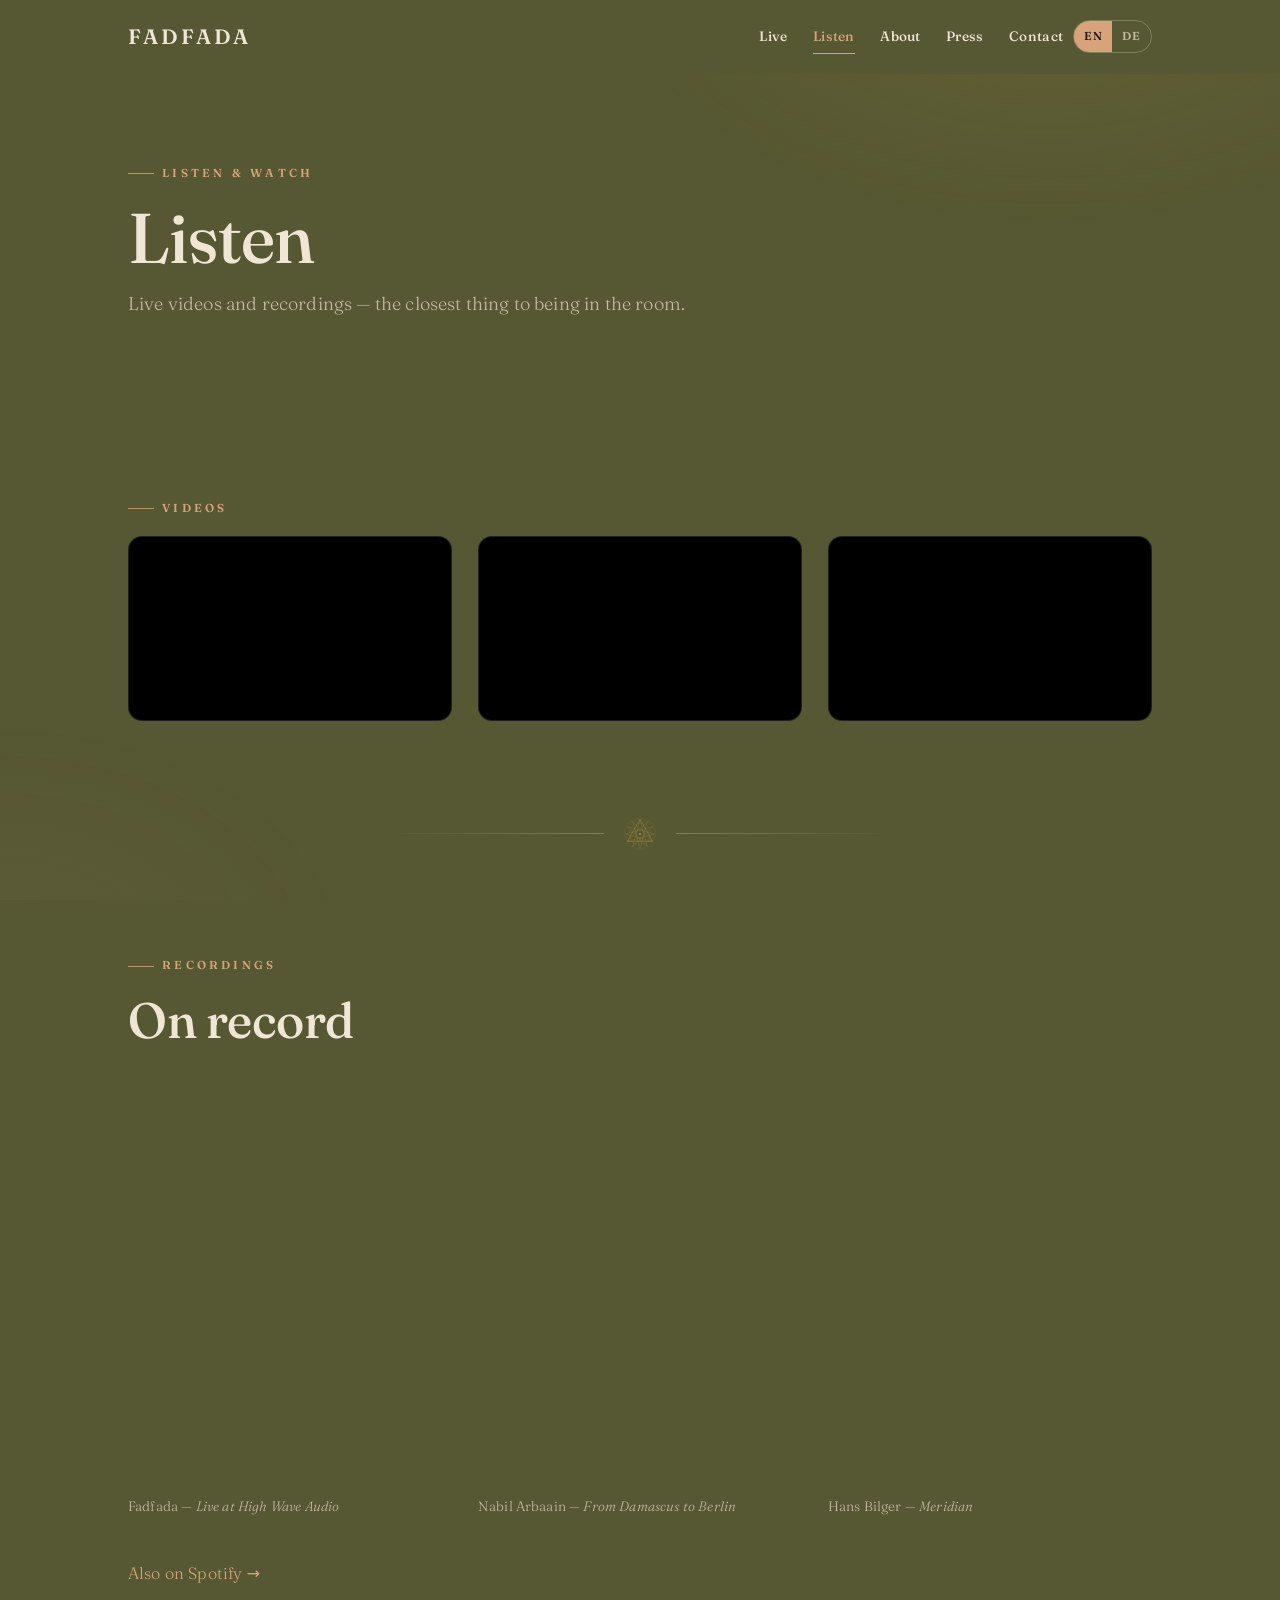
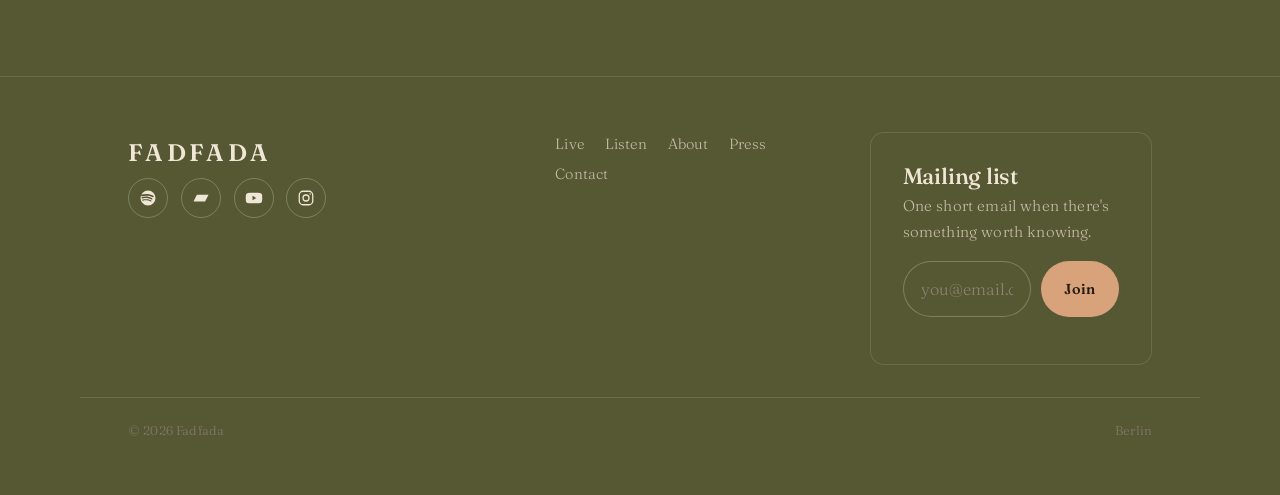
<file: listen.html>
<!doctype html>
<html lang="en">
    <head>
        <meta charset="utf-8" />
        <meta name="viewport" content="width=device-width, initial-scale=1" />
        <title>Fadfada — Listen &amp; Watch</title>
        <meta
            name="description"
            content="Fadfada live videos and recordings."
        />
        <link rel="icon" href="assets/favicon.svg" />
        <link rel="preconnect" href="https://fonts.googleapis.com" />
        <link rel="preconnect" href="https://fonts.gstatic.com" crossorigin />
        <link
            href="https://fonts.googleapis.com/css2?family=Fraunces:ital,opsz,wght@0,9..144,400;0,9..144,500;0,9..144,600;1,9..144,400;1,9..144,500&family=Libre+Franklin:ital,wght@0,300;0,400;0,500;0,600;0,700;1,400&display=swap"
            rel="stylesheet"
        />
        <link rel="stylesheet" href="css/style.css" />
    </head>
    <body>
        <nav class="nav">
            <div class="nav__inner">
                <a class="brand" href="index.html">Fadfada</a>
                <div class="nav__right">
                    <div class="navlinks">
                        <a href="live.html" data-en="Live" data-de="Termine"
                            >Live</a
                        >
                        <a
                            href="listen.html"
                            class="active"
                            data-en="Listen"
                            data-de="Hören"
                            >Listen</a
                        >
                        <a href="about.html" data-en="About" data-de="Über uns"
                            >About</a
                        >
                        <a href="press.html" data-en="Press" data-de="Presse"
                            >Press</a
                        >
                        <a
                            href="contact.html"
                            data-en="Contact"
                            data-de="Kontakt"
                            >Contact</a
                        >
                    </div>
                    <div class="langtoggle" role="group" aria-label="Language">
                        <button
                            type="button"
                            data-lang="en"
                            aria-pressed="true"
                        >
                            EN
                        </button>
                        <button
                            type="button"
                            data-lang="de"
                            aria-pressed="false"
                        >
                            DE
                        </button>
                    </div>
                    <button
                        class="menu-btn"
                        aria-label="Menu"
                        aria-expanded="false"
                    >
                        <svg
                            viewBox="0 0 24 24"
                            fill="none"
                            stroke="currentColor"
                            stroke-width="1.8"
                        >
                            <path d="M3 6h18M3 12h18M3 18h18" />
                        </svg>
                    </button>
                </div>
            </div>
        </nav>
        <div class="drawer">
            <a href="live.html" data-en="Live" data-de="Termine">Live</a>
            <a
                href="listen.html"
                class="active"
                data-en="Listen"
                data-de="Hören"
                >Listen</a
            >
            <a href="about.html" data-en="About" data-de="Über uns">About</a>
            <a href="press.html" data-en="Press" data-de="Presse">Press</a>
            <a href="contact.html" data-en="Contact" data-de="Kontakt"
                >Contact</a
            >
        </div>

        <main role="main">
            <section class="section pagehead">
                <div class="wrap reveal">
                    <p
                        class="eyebrow"
                        data-en="Listen &amp; watch"
                        data-de="Hören &amp; ansehen"
                    >
                        Listen &amp; watch
                    </p>
                    <h1 class="section-title" data-en="Listen" data-de="Hören">
                        Listen
                    </h1>
                    <p class="lead dim" style="max-width: 52ch">
                        <span data-lang="en"
                            >Live videos and recordings — the closest thing to
                            being in the room.</span
                        >
                        <span data-lang="de"
                            >Live-Videos und Aufnahmen — dem Konzert so nah wie
                            möglich.</span
                        >
                    </p>
                </div>
            </section>

            <section class="section section--tight">
                <div class="wrap reveal">
                    <p class="eyebrow" data-en="Videos" data-de="Videos">
                        Videos
                    </p>
                    <div class="grid video-grid">
                        <div class="embed">
                            <iframe
                                src="https://www.youtube.com/embed/OVt1H_GwYeY"
                                title="Fadfada live 1"
                                loading="lazy"
                                allow="
                                    accelerometer;
                                    autoplay;
                                    clipboard-write;
                                    encrypted-media;
                                    gyroscope;
                                    picture-in-picture;
                                "
                                allowfullscreen
                            ></iframe>
                        </div>
                        <div class="embed">
                            <iframe
                                src="https://www.youtube.com/embed/S-8vyVPM6a4"
                                title="Fadfada live 2"
                                loading="lazy"
                                allow="
                                    accelerometer;
                                    autoplay;
                                    clipboard-write;
                                    encrypted-media;
                                    gyroscope;
                                    picture-in-picture;
                                "
                                allowfullscreen
                            ></iframe>
                        </div>
                        <div class="embed">
                            <iframe
                                src="https://www.youtube.com/embed/evA_zvUkHnA"
                                title="Fadfada live 3"
                                loading="lazy"
                                allow="
                                    accelerometer;
                                    autoplay;
                                    clipboard-write;
                                    encrypted-media;
                                    gyroscope;
                                    picture-in-picture;
                                "
                                allowfullscreen
                            ></iframe>
                        </div>
                    </div>
                </div>
            </section>

            <div class="wrap">
                <div class="rosette-rule">
                    <img src="assets/rosette.svg" alt="" aria-hidden="true" />
                </div>
            </div>

            <section class="section section--tight">
                <div class="wrap reveal">
                    <p class="eyebrow" data-en="Recordings" data-de="Aufnahmen">
                        Recordings
                    </p>
                    <h2
                        class="section-title"
                        data-en="On record"
                        data-de="Auf Tonträger"
                    >
                        On record
                    </h2>
                    <div class="grid albums">
                        <div class="album">
                            <iframe
                                style="border: 0; width: 100%; height: 420px"
                                src="https://bandcamp.com/EmbeddedPlayer/album=3784306702/size=large/bgcol=333333/linkcol=e7c271/tracklist=false/transparent=true/"
                                seamless
                                loading="lazy"
                                title="Live at High Wave Audio"
                                ><a
                                    href="https://hansbilger.bandcamp.com/album/live-at-high-wave-audio"
                                    >Live at High Wave Audio — Fadfada</a
                                ></iframe
                            >
                            <p>Fadfada — <em>Live at High Wave Audio</em></p>
                        </div>
                        <div class="album">
                            <iframe
                                style="border: 0; width: 100%; height: 420px"
                                src="https://bandcamp.com/EmbeddedPlayer/album=2423792649/size=large/bgcol=333333/linkcol=e7c271/tracklist=false/transparent=true/"
                                seamless
                                loading="lazy"
                                title="From Damascus to Berlin"
                                ><a
                                    href="https://nabilarbaeen.bandcamp.com/album/from-damascus-to-berlin-2"
                                    >From Damascus to Berlin — Nabil Arbaain</a
                                ></iframe
                            >
                            <p>
                                Nabil Arbaain — <em>From Damascus to Berlin</em>
                            </p>
                        </div>
                        <div class="album">
                            <iframe
                                style="border: 0; width: 100%; height: 420px"
                                src="https://bandcamp.com/EmbeddedPlayer/album=3883475567/size=large/bgcol=333333/linkcol=e7c271/tracklist=false/transparent=true/"
                                seamless
                                loading="lazy"
                                title="Meridian"
                                ><a
                                    href="https://hansbilger.bandcamp.com/album/meridian"
                                    >Meridian — Hans Bilger</a
                                ></iframe
                            >
                            <p>Hans Bilger — <em>Meridian</em></p>
                        </div>
                    </div>
                    <p style="margin-top: 1.4rem">
                        <a
                            href="https://open.spotify.com/artist/3Bh8LIMsEj0Z3jXX5K8Y00"
                            target="_blank"
                            rel="noopener"
                            data-en="Also on Spotify →"
                            data-de="Auch auf Spotify →"
                            >Also on Spotify →</a
                        >
                    </p>
                </div>
            </section>
        </main>

        <footer class="footer">
            <div class="wrap footer__grid">
                <div class="footer__brand">
                    <a class="brand" href="index.html">Fadfada</a>
                    <div class="socials">
                        <a
                            href="https://open.spotify.com/album/3CfEC42VOUX2S4rIvyCpef?si=HoVmRhmYQHuXthrdMDJlCA"
                            aria-label="Spotify"
                            target="_blank"
                            rel="noopener"
                            ><svg viewBox="0 0 24 24" fill="currentColor">
                                <path
                                    d="M12 2a10 10 0 1 0 0 20 10 10 0 0 0 0-20Zm4.6 14.4a.75.75 0 0 1-1 .25c-2.8-1.7-6.3-2.1-10.4-1.15a.75.75 0 1 1-.33-1.46c4.5-1.03 8.4-.57 11.5 1.32.35.22.46.68.23 1.04Zm1.23-2.74a.94.94 0 0 1-1.29.31c-3.2-1.97-8.08-2.54-11.86-1.39a.94.94 0 1 1-.55-1.8c4.33-1.32 9.7-.68 13.38 1.59.44.27.58.85.32 1.29Zm.1-2.85C14.2 8.6 7.9 8.4 4.2 9.52a1.12 1.12 0 1 1-.65-2.15C7.8 6.08 14.77 6.3 19.2 8.94a1.13 1.13 0 0 1-1.17 1.93Z"
                                /></svg
                        ></a>
                        <a
                            href="https://hansbilger.bandcamp.com/album/live-at-high-wave-audio"
                            aria-label="Bandcamp"
                            target="_blank"
                            rel="noopener"
                            ><svg viewBox="0 0 24 24" fill="currentColor">
                                <path d="M2 16.5 6.5 7.5H22l-4.5 9H2Z" /></svg
                        ></a>
                        <a
                            href="https://www.youtube.com/watch?v=S-8vyVPM6a4"
                            aria-label="YouTube"
                            target="_blank"
                            rel="noopener"
                            ><svg viewBox="0 0 24 24" fill="currentColor">
                                <path
                                    d="M23 12s0-3.2-.4-4.7a2.5 2.5 0 0 0-1.8-1.8C19.3 5 12 5 12 5s-7.3 0-8.8.5A2.5 2.5 0 0 0 1.4 7.3C1 8.8 1 12 1 12s0 3.2.4 4.7a2.5 2.5 0 0 0 1.8 1.8C4.7 19 12 19 12 19s7.3 0 8.8-.5a2.5 2.5 0 0 0 1.8-1.8C23 15.2 23 12 23 12Zm-13 3V9l5 3-5 3Z"
                                /></svg
                        ></a>
                        <!-- Replace with the dedicated Fadfada Instagram handle once created -->
                        <a
                            href="https://www.instagram.com/arabic.music.initiative.berlin/"
                            aria-label="Instagram"
                            target="_blank"
                            rel="noopener"
                            ><svg
                                viewBox="0 0 24 24"
                                fill="none"
                                stroke="currentColor"
                                stroke-width="1.7"
                            >
                                <rect
                                    x="3"
                                    y="3"
                                    width="18"
                                    height="18"
                                    rx="5"
                                />
                                <circle cx="12" cy="12" r="4" />
                                <circle
                                    cx="17.5"
                                    cy="6.5"
                                    r="1"
                                    fill="currentColor"
                                    stroke="none"
                                /></svg
                        ></a>
                    </div>
                </div>
                <nav aria-label="Footer">
                    <a href="live.html" data-en="Live" data-de="Termine"
                        >Live</a
                    >
                    <a href="listen.html" data-en="Listen" data-de="Hören"
                        >Listen</a
                    >
                    <a href="about.html" data-en="About" data-de="Über uns"
                        >About</a
                    >
                    <a href="press.html" data-en="Press" data-de="Presse"
                        >Press</a
                    >
                    <a href="contact.html" data-en="Contact" data-de="Kontakt"
                        >Contact</a
                    >
                </nav>
                <div class="signup">
                    <h3 data-en="Mailing list" data-de="Mailingliste">
                        Mailing list
                    </h3>
                    <p
                        data-en="One short email when there's something worth knowing."
                        data-de="Eine kurze E-Mail, wenn es etwas zu berichten gibt."
                    >
                        One short email when there's something worth knowing.
                    </p>
                    <form class="signup-form" novalidate>
                        <input
                            type="email"
                            required
                            placeholder="you@email.com"
                            data-ph-en="you@email.com"
                            data-ph-de="du@email.com"
                            aria-label="Email"
                        />
                        <button
                            class="btn btn--primary"
                            type="submit"
                            data-en="Join"
                            data-de="Beitreten"
                        >
                            Join
                        </button>
                    </form>
                    <div class="msg" aria-live="polite"></div>
                </div>
            </div>
            <div class="wrap colophon">
                <span>© <span id="yr"></span> Fadfada</span>
                <span data-en="Berlin" data-de="Berlin">Berlin</span>
            </div>
        </footer>

        <script src="js/main.js"></script>
        <script>
            document.getElementById("yr").textContent =
                new Date().getFullYear();
        </script>
    </body>
</html>
</file>
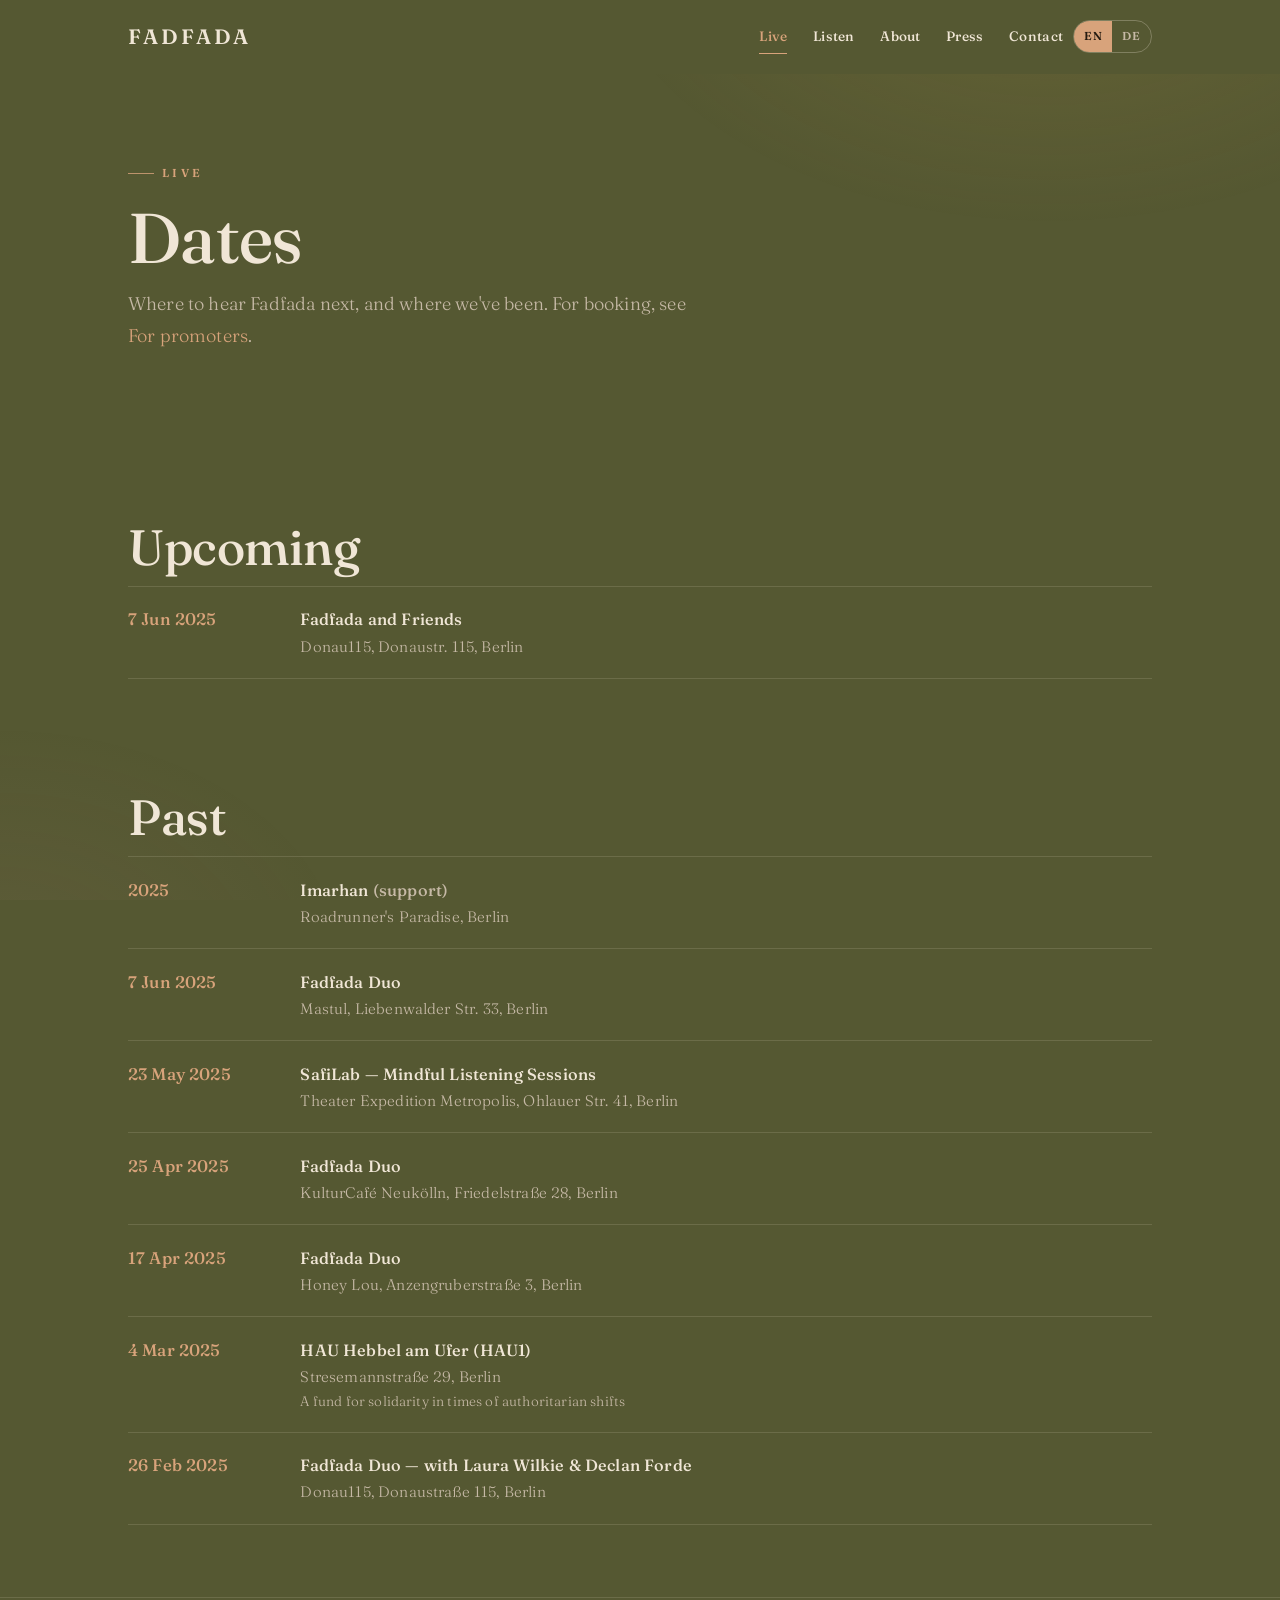
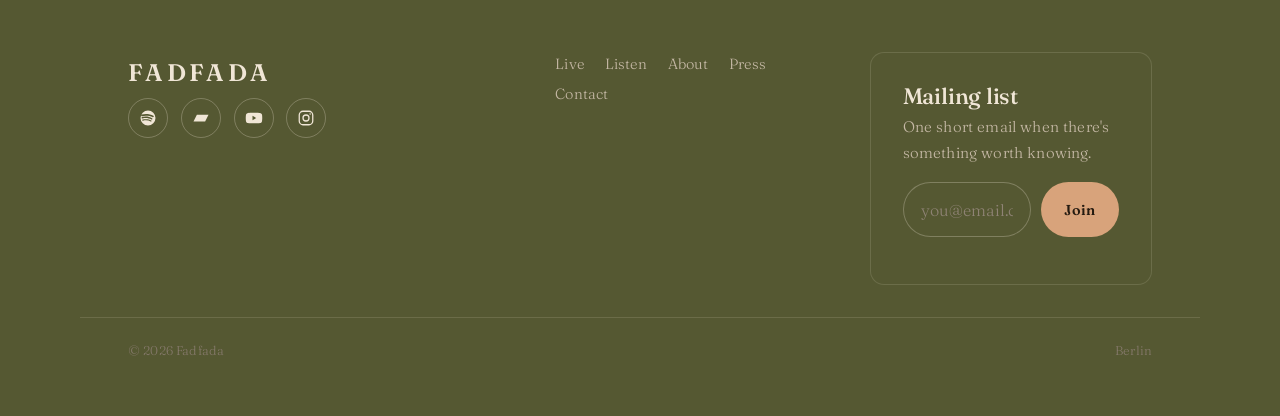
<file: live.html>
<!doctype html>
<html lang="en">
    <head>
        <meta charset="utf-8" />
        <meta name="viewport" content="width=device-width, initial-scale=1" />
        <title>Fadfada — Live &amp; Dates</title>
        <meta
            name="description"
            content="Upcoming and past Fadfada concerts."
        />
        <link rel="icon" href="assets/favicon.svg" />
        <link rel="preconnect" href="https://fonts.googleapis.com" />
        <link rel="preconnect" href="https://fonts.gstatic.com" crossorigin />
        <link
            href="https://fonts.googleapis.com/css2?family=Fraunces:ital,opsz,wght@0,9..144,400;0,9..144,500;0,9..144,600;1,9..144,400;1,9..144,500&family=Libre+Franklin:ital,wght@0,300;0,400;0,500;0,600;0,700;1,400&display=swap"
            rel="stylesheet"
        />
        <link rel="stylesheet" href="css/style.css" />
    </head>
    <body>
        <nav class="nav">
            <div class="nav__inner">
                <a class="brand" href="index.html">Fadfada</a>
                <div class="nav__right">
                    <div class="navlinks">
                        <a
                            href="live.html"
                            class="active"
                            data-en="Live"
                            data-de="Termine"
                            >Live</a
                        >
                        <a href="listen.html" data-en="Listen" data-de="Hören"
                            >Listen</a
                        >
                        <a href="about.html" data-en="About" data-de="Über uns"
                            >About</a
                        >
                        <a href="press.html" data-en="Press" data-de="Presse"
                            >Press</a
                        >
                        <a
                            href="contact.html"
                            data-en="Contact"
                            data-de="Kontakt"
                            >Contact</a
                        >
                    </div>
                    <div class="langtoggle" role="group" aria-label="Language">
                        <button
                            type="button"
                            data-lang="en"
                            aria-pressed="true"
                        >
                            EN
                        </button>
                        <button
                            type="button"
                            data-lang="de"
                            aria-pressed="false"
                        >
                            DE
                        </button>
                    </div>
                    <button
                        class="menu-btn"
                        aria-label="Menu"
                        aria-expanded="false"
                    >
                        <svg
                            viewBox="0 0 24 24"
                            fill="none"
                            stroke="currentColor"
                            stroke-width="1.8"
                        >
                            <path d="M3 6h18M3 12h18M3 18h18" />
                        </svg>
                    </button>
                </div>
            </div>
        </nav>
        <div class="drawer">
            <a href="live.html" class="active" data-en="Live" data-de="Termine"
                >Live</a
            >
            <a href="listen.html" data-en="Listen" data-de="Hören">Listen</a>
            <a href="about.html" data-en="About" data-de="Über uns">About</a>
            <a href="press.html" data-en="Press" data-de="Presse">Press</a>
            <a href="contact.html" data-en="Contact" data-de="Kontakt"
                >Contact</a
            >
        </div>

        <main role="main">
            <section class="section pagehead">
                <div class="wrap reveal">
                    <p class="eyebrow" data-en="Live" data-de="Termine">Live</p>
                    <h1 class="section-title" data-en="Dates" data-de="Termine">
                        Dates
                    </h1>
                    <p class="lead dim" style="max-width: 52ch">
                        <span data-lang="en"
                            >Where to hear Fadfada next, and where we've been.
                            For booking, see
                            <a href="press.html">For promoters</a>.</span
                        >
                        <span data-lang="de"
                            >Wo Fadfada als Nächstes zu hören ist — und wo wir
                            gespielt haben. Für Buchungen siehe
                            <a href="press.html">Für Veranstalter</a>.</span
                        >
                    </p>
                </div>
            </section>

            <section class="section section--tight">
                <div class="wrap reveal">
                    <h2
                        class="section-title"
                        data-en="Upcoming"
                        data-de="Kommende"
                    ></h2>
                    <div class="shows">
                        <div class="show show--past">
                            <div class="show__date">7 Jun 2025</div>
                            <div>
                                <div class="show__title">
                                    Fadfada and Friends
                                </div>
                                <div class="show__venue">
                                    Donau115, Donaustr. 115, Berlin
                                </div>
                            </div>
                        </div>
                    </div>
                </div>
            </section>

            <section class="section section--tight">
                <div class="wrap reveal">
                    <h2
                        class="section-title"
                        data-en="Past"
                        data-de="Vergangene"
                    >
                        Past
                    </h2>
                    <div class="shows">
                        <div class="show show--past">
                            <div class="show__date">2025</div>
                            <div>
                                <div class="show__title">
                                    Imarhan
                                    <span
                                        class="dim"
                                        data-en="(support)"
                                        data-de="(Vorband)"
                                        >(support)</span
                                    >
                                </div>
                                <div class="show__venue">
                                    Roadrunner's Paradise, Berlin
                                </div>
                            </div>
                        </div>
                        <div class="show show--past">
                            <div class="show__date">7 Jun 2025</div>
                            <div>
                                <div class="show__title">Fadfada Duo</div>
                                <div class="show__venue">
                                    Mastul, Liebenwalder Str. 33, Berlin
                                </div>
                            </div>
                        </div>
                        <div class="show show--past">
                            <div class="show__date">23 May 2025</div>
                            <div>
                                <div class="show__title">
                                    SafiLab —
                                    <span
                                        data-en="Mindful Listening Sessions"
                                        data-de="Achtsame Hörsessions"
                                        >Mindful Listening Sessions</span
                                    >
                                </div>
                                <div class="show__venue">
                                    Theater Expedition Metropolis, Ohlauer Str.
                                    41, Berlin
                                </div>
                            </div>
                        </div>
                        <div class="show show--past">
                            <div class="show__date">25 Apr 2025</div>
                            <div>
                                <div class="show__title">Fadfada Duo</div>
                                <div class="show__venue">
                                    KulturCafé Neukölln, Friedelstraße 28,
                                    Berlin
                                </div>
                            </div>
                        </div>
                        <div class="show show--past">
                            <div class="show__date">17 Apr 2025</div>
                            <div>
                                <div class="show__title">Fadfada Duo</div>
                                <div class="show__venue">
                                    Honey Lou, Anzengruberstraße 3, Berlin
                                </div>
                            </div>
                        </div>
                        <div class="show show--past">
                            <div class="show__date">4 Mar 2025</div>
                            <div>
                                <div class="show__title">
                                    HAU Hebbel am Ufer (HAU1)
                                </div>
                                <div class="show__venue">
                                    Stresemannstraße 29, Berlin
                                </div>
                                <div
                                    class="show__meta"
                                    data-en="A fund for solidarity in times of authoritarian shifts"
                                    data-de="Ein Fonds für Solidarität in Zeiten autoritärer Verschiebungen"
                                >
                                    A fund for solidarity in times of
                                    authoritarian shifts
                                </div>
                            </div>
                        </div>
                        <div class="show show--past">
                            <div class="show__date">26 Feb 2025</div>
                            <div>
                                <div class="show__title">
                                    Fadfada Duo —
                                    <span
                                        data-en="with Laura Wilkie &amp; Declan Forde"
                                        data-de="mit Laura Wilkie &amp; Declan Forde"
                                        >with Laura Wilkie &amp; Declan
                                        Forde</span
                                    >
                                </div>
                                <div class="show__venue">
                                    Donau115, Donaustraße 115, Berlin
                                </div>
                            </div>
                        </div>
                    </div>
                </div>
            </section>
        </main>

        <footer class="footer">
            <div class="wrap footer__grid">
                <div class="footer__brand">
                    <a class="brand" href="index.html">Fadfada</a>
                    <div class="socials">
                        <a
                            href="https://open.spotify.com/album/3CfEC42VOUX2S4rIvyCpef?si=HoVmRhmYQHuXthrdMDJlCA"
                            aria-label="Spotify"
                            target="_blank"
                            rel="noopener"
                            ><svg viewBox="0 0 24 24" fill="currentColor">
                                <path
                                    d="M12 2a10 10 0 1 0 0 20 10 10 0 0 0 0-20Zm4.6 14.4a.75.75 0 0 1-1 .25c-2.8-1.7-6.3-2.1-10.4-1.15a.75.75 0 1 1-.33-1.46c4.5-1.03 8.4-.57 11.5 1.32.35.22.46.68.23 1.04Zm1.23-2.74a.94.94 0 0 1-1.29.31c-3.2-1.97-8.08-2.54-11.86-1.39a.94.94 0 1 1-.55-1.8c4.33-1.32 9.7-.68 13.38 1.59.44.27.58.85.32 1.29Zm.1-2.85C14.2 8.6 7.9 8.4 4.2 9.52a1.12 1.12 0 1 1-.65-2.15C7.8 6.08 14.77 6.3 19.2 8.94a1.13 1.13 0 0 1-1.17 1.93Z"
                                /></svg
                        ></a>
                        <a
                            href="https://hansbilger.bandcamp.com/album/live-at-high-wave-audio"
                            aria-label="Bandcamp"
                            target="_blank"
                            rel="noopener"
                            ><svg viewBox="0 0 24 24" fill="currentColor">
                                <path d="M2 16.5 6.5 7.5H22l-4.5 9H2Z" /></svg
                        ></a>
                        <a
                            href="https://www.youtube.com/watch?v=S-8vyVPM6a4"
                            aria-label="YouTube"
                            target="_blank"
                            rel="noopener"
                            ><svg viewBox="0 0 24 24" fill="currentColor">
                                <path
                                    d="M23 12s0-3.2-.4-4.7a2.5 2.5 0 0 0-1.8-1.8C19.3 5 12 5 12 5s-7.3 0-8.8.5A2.5 2.5 0 0 0 1.4 7.3C1 8.8 1 12 1 12s0 3.2.4 4.7a2.5 2.5 0 0 0 1.8 1.8C4.7 19 12 19 12 19s7.3 0 8.8-.5a2.5 2.5 0 0 0 1.8-1.8C23 15.2 23 12 23 12Zm-13 3V9l5 3-5 3Z"
                                /></svg
                        ></a>
                        <!-- Replace with the dedicated Fadfada Instagram handle once created -->
                        <a
                            href="https://www.instagram.com/arabic.music.initiative.berlin/"
                            aria-label="Instagram"
                            target="_blank"
                            rel="noopener"
                            ><svg
                                viewBox="0 0 24 24"
                                fill="none"
                                stroke="currentColor"
                                stroke-width="1.7"
                            >
                                <rect
                                    x="3"
                                    y="3"
                                    width="18"
                                    height="18"
                                    rx="5"
                                />
                                <circle cx="12" cy="12" r="4" />
                                <circle
                                    cx="17.5"
                                    cy="6.5"
                                    r="1"
                                    fill="currentColor"
                                    stroke="none"
                                /></svg
                        ></a>
                    </div>
                </div>
                <nav aria-label="Footer">
                    <a href="live.html" data-en="Live" data-de="Termine"
                        >Live</a
                    >
                    <a href="listen.html" data-en="Listen" data-de="Hören"
                        >Listen</a
                    >
                    <a href="about.html" data-en="About" data-de="Über uns"
                        >About</a
                    >
                    <a href="press.html" data-en="Press" data-de="Presse"
                        >Press</a
                    >
                    <a href="contact.html" data-en="Contact" data-de="Kontakt"
                        >Contact</a
                    >
                </nav>
                <div class="signup">
                    <h3 data-en="Mailing list" data-de="Mailingliste">
                        Mailing list
                    </h3>
                    <p
                        data-en="One short email when there's something worth knowing."
                        data-de="Eine kurze E-Mail, wenn es etwas zu berichten gibt."
                    >
                        One short email when there's something worth knowing.
                    </p>
                    <form class="signup-form" novalidate>
                        <input
                            type="email"
                            required
                            placeholder="you@email.com"
                            data-ph-en="you@email.com"
                            data-ph-de="du@email.com"
                            aria-label="Email"
                        />
                        <button
                            class="btn btn--primary"
                            type="submit"
                            data-en="Join"
                            data-de="Beitreten"
                        >
                            Join
                        </button>
                    </form>
                    <div class="msg" aria-live="polite"></div>
                </div>
            </div>
            <div class="wrap colophon">
                <span>© <span id="yr"></span> Fadfada</span>
                <span data-en="Berlin" data-de="Berlin">Berlin</span>
            </div>
        </footer>

        <script src="js/main.js"></script>
        <script>
            document.getElementById("yr").textContent =
                new Date().getFullYear();
        </script>
    </body>
</html>
</file>
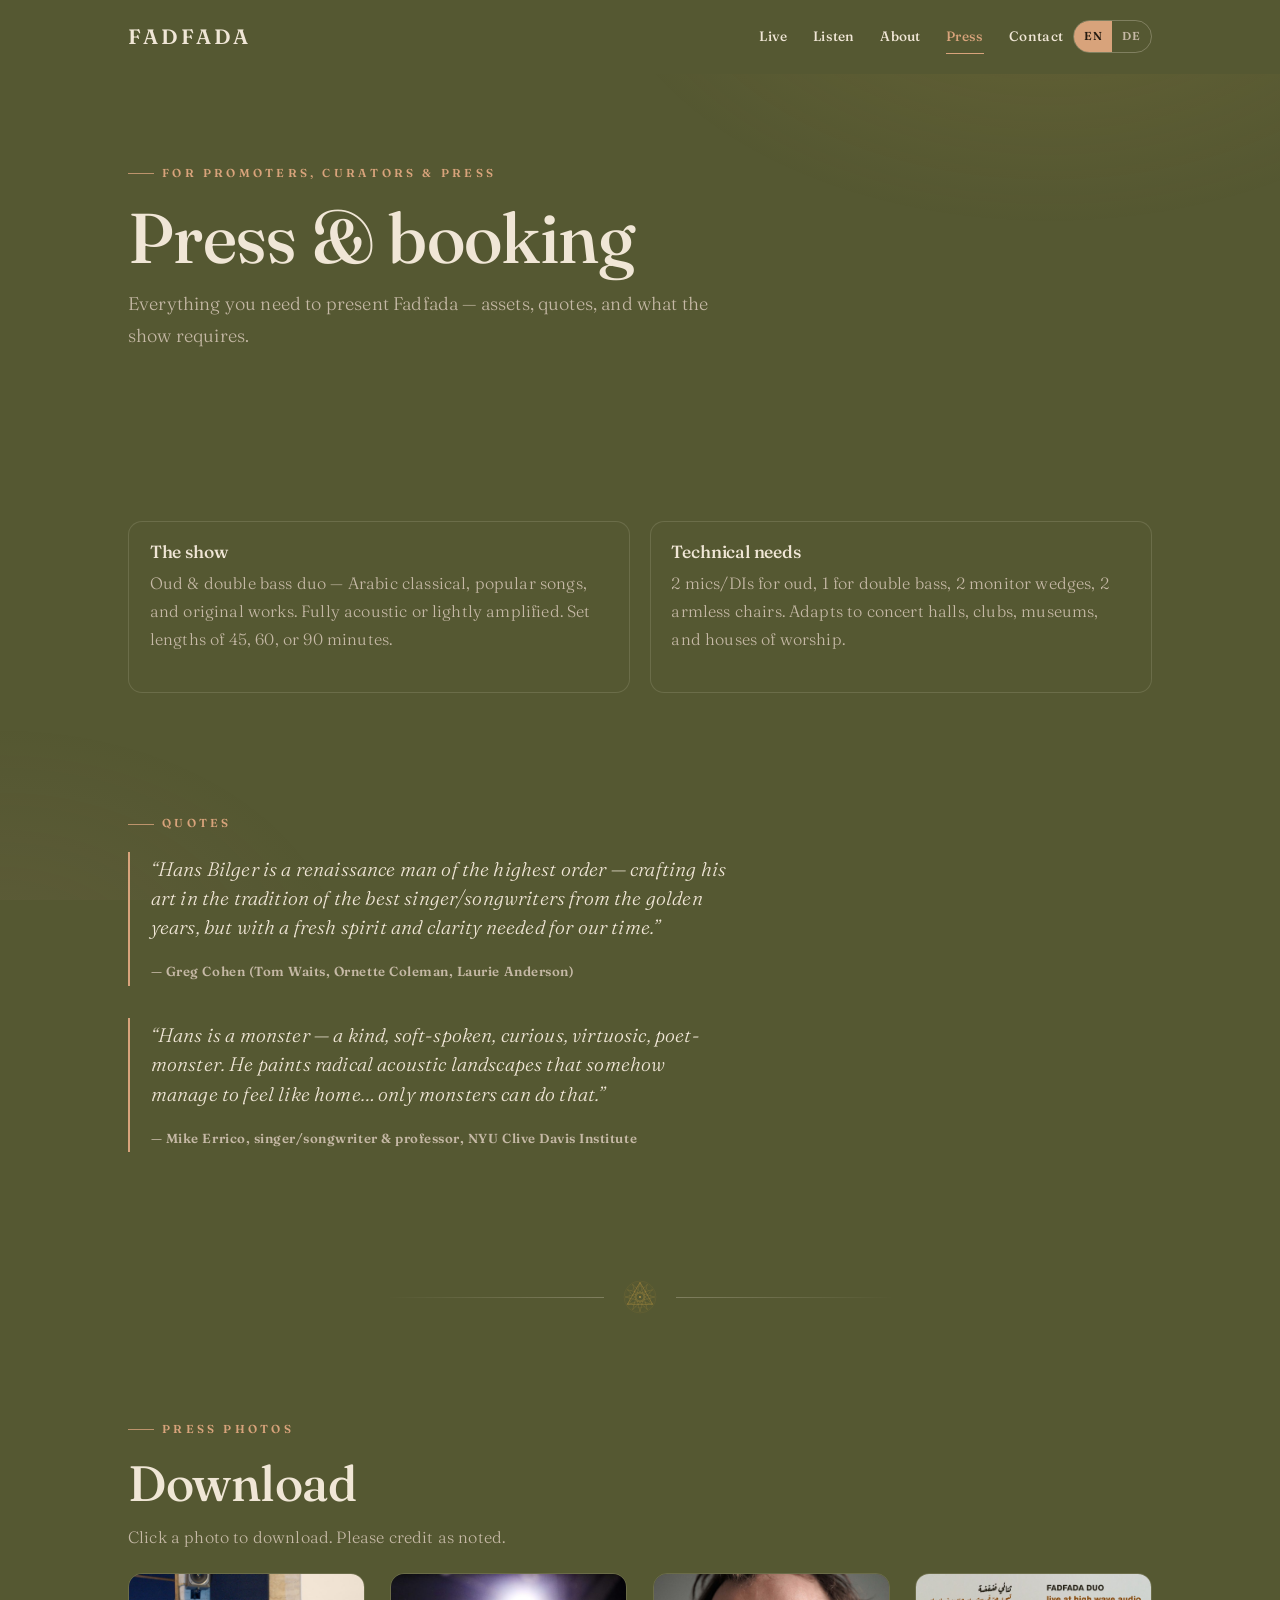
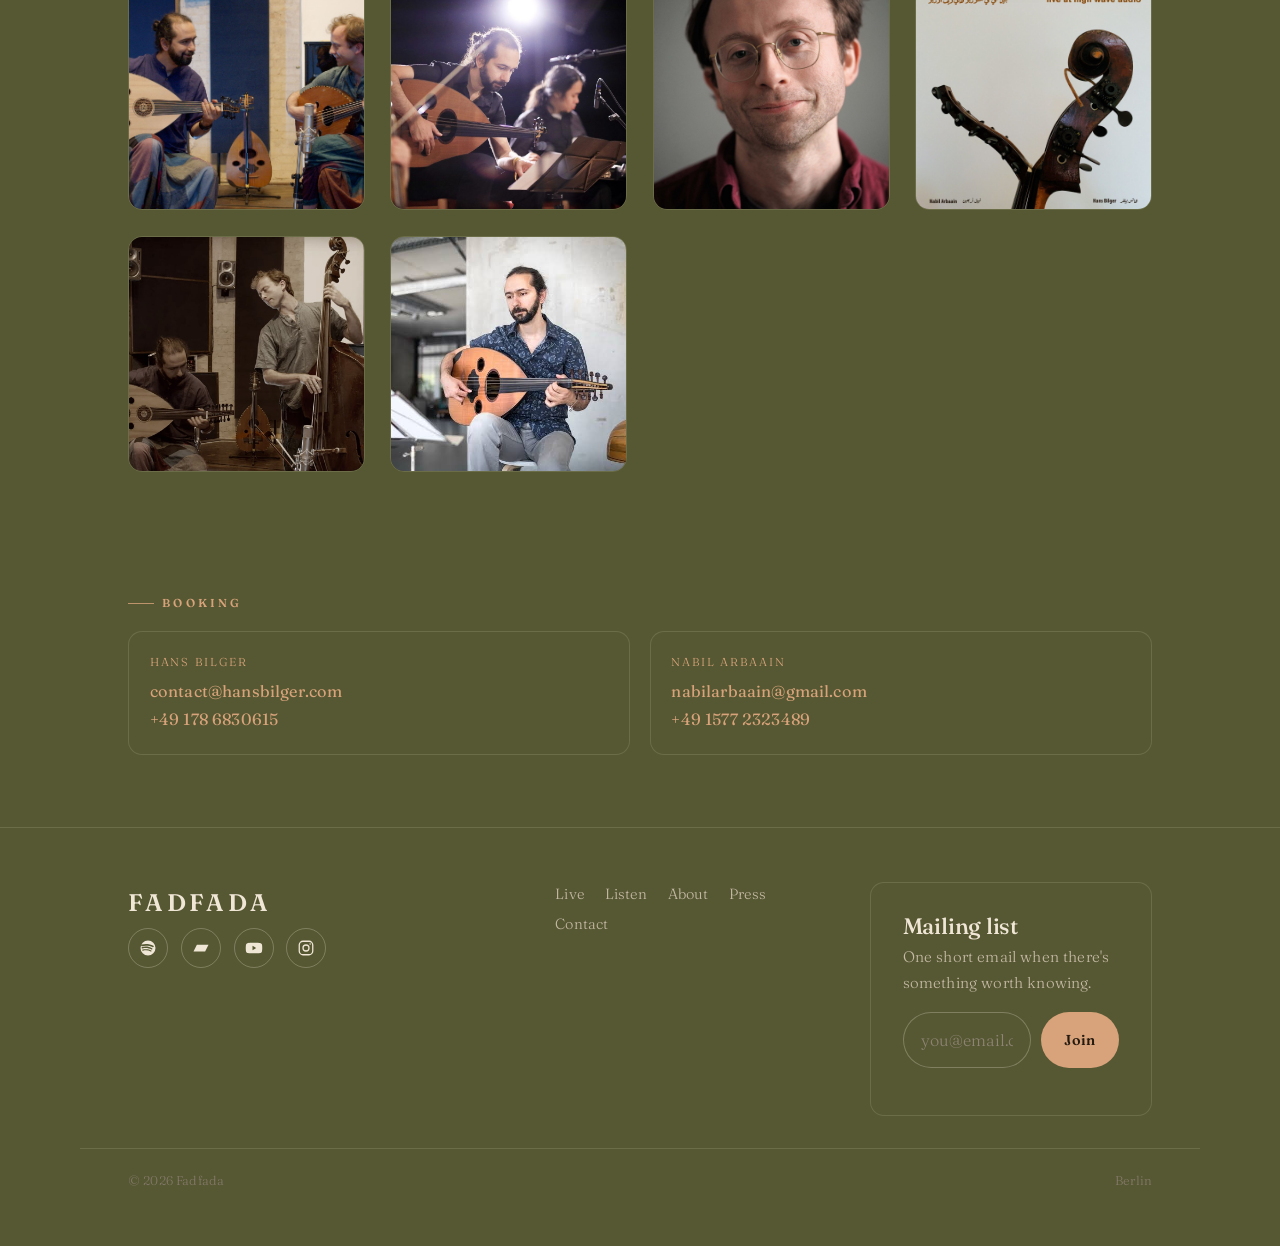
<file: press.html>
<!doctype html>
<html lang="en">
    <head>
        <meta charset="utf-8" />
        <meta name="viewport" content="width=device-width, initial-scale=1" />
        <title>Fadfada — Press &amp; Booking</title>
        <meta
            name="description"
            content="Press kit, photos, quotes, and booking for Fadfada."
        />
        <link rel="icon" href="assets/favicon.svg" />
        <link rel="preconnect" href="https://fonts.googleapis.com" />
        <link rel="preconnect" href="https://fonts.gstatic.com" crossorigin />
        <link
            href="https://fonts.googleapis.com/css2?family=Fraunces:ital,opsz,wght@0,9..144,400;0,9..144,500;0,9..144,600;1,9..144,400;1,9..144,500&family=Libre+Franklin:ital,wght@0,300;0,400;0,500;0,600;0,700;1,400&display=swap"
            rel="stylesheet"
        />
        <link rel="stylesheet" href="css/style.css" />
    </head>
    <body>
        <nav class="nav">
            <div class="nav__inner">
                <a class="brand" href="index.html">Fadfada</a>
                <div class="nav__right">
                    <div class="navlinks">
                        <a href="live.html" data-en="Live" data-de="Termine"
                            >Live</a
                        >
                        <a href="listen.html" data-en="Listen" data-de="Hören"
                            >Listen</a
                        >
                        <a href="about.html" data-en="About" data-de="Über uns"
                            >About</a
                        >
                        <a
                            href="press.html"
                            class="active"
                            data-en="Press"
                            data-de="Presse"
                            >Press</a
                        >
                        <a
                            href="contact.html"
                            data-en="Contact"
                            data-de="Kontakt"
                            >Contact</a
                        >
                    </div>
                    <div class="langtoggle" role="group" aria-label="Language">
                        <button
                            type="button"
                            data-lang="en"
                            aria-pressed="true"
                        >
                            EN
                        </button>
                        <button
                            type="button"
                            data-lang="de"
                            aria-pressed="false"
                        >
                            DE
                        </button>
                    </div>
                    <button
                        class="menu-btn"
                        aria-label="Menu"
                        aria-expanded="false"
                    >
                        <svg
                            viewBox="0 0 24 24"
                            fill="none"
                            stroke="currentColor"
                            stroke-width="1.8"
                        >
                            <path d="M3 6h18M3 12h18M3 18h18" />
                        </svg>
                    </button>
                </div>
            </div>
        </nav>
        <div class="drawer">
            <a href="live.html" data-en="Live" data-de="Termine">Live</a>
            <a href="listen.html" data-en="Listen" data-de="Hören">Listen</a>
            <a href="about.html" data-en="About" data-de="Über uns">About</a>
            <a href="press.html" class="active" data-en="Press" data-de="Presse"
                >Press</a
            >
            <a href="contact.html" data-en="Contact" data-de="Kontakt"
                >Contact</a
            >
        </div>

        <main role="main">
            <section class="section pagehead">
                <div class="wrap reveal">
                    <p
                        class="eyebrow"
                        data-en="For promoters, curators &amp; press"
                        data-de="Für Veranstalter, Kurator:innen &amp; Presse"
                    >
                        For promoters, curators &amp; press
                    </p>
                    <h1
                        class="section-title"
                        data-en="Press &amp; booking"
                        data-de="Presse &amp; Booking"
                    >
                        Press &amp; booking
                    </h1>
                    <p class="lead dim" style="max-width: 54ch">
                        <span data-lang="en"
                            >Everything you need to present Fadfada — assets,
                            quotes, and what the show requires.</span
                        >
                        <span data-lang="de"
                            >Alles, um Fadfada zu präsentieren — Material,
                            Zitate und die technischen Anforderungen.</span
                        >
                    </p>
                </div>
            </section>

            <section class="section section--tight">
                <div class="wrap reveal">
                    <div class="inforow">
                        <div class="infocard">
                            <h3 data-en="The show" data-de="Das Programm">
                                The show
                            </h3>
                            <p class="dim" data-lang="en">
                                Oud &amp; double bass duo — Arabic classical,
                                popular songs, and original works. Fully
                                acoustic or lightly amplified. Set lengths of
                                45, 60, or 90 minutes.
                            </p>
                            <p class="dim" data-lang="de">
                                Oud- &amp; Kontrabass-Duo — arabische Klassik,
                                beliebte Lieder und Eigenkompositionen. Komplett
                                akustisch oder leicht verstärkt. Set-Längen von
                                45, 60 oder 90 Minuten.
                            </p>
                        </div>
                        <div class="infocard">
                            <h3 data-en="Technical needs" data-de="Technik">
                                Technical needs
                            </h3>
                            <p class="dim" data-lang="en">
                                2 mics/DIs for oud, 1 for double bass, 2 monitor
                                wedges, 2 armless chairs. Adapts to concert
                                halls, clubs, museums, and houses of worship.
                            </p>
                            <p class="dim" data-lang="de">
                                2 Mikros/DIs für Oud, 1 für Kontrabass, 2
                                Monitore, 2 Stühle ohne Armlehnen. Geeignet für
                                Konzertsäle, Clubs, Museen und Kirchen.
                            </p>
                        </div>
                    </div>
                </div>
            </section>

            <section class="section section--tight">
                <div class="wrap reveal">
                    <p class="eyebrow" data-en="Quotes" data-de="Zitate">
                        Quotes
                    </p>
                    <blockquote class="quote">
                        <p data-lang="en">
                            “Hans Bilger is a renaissance man of the highest
                            order — crafting his art in the tradition of the
                            best singer/songwriters from the golden years, but
                            with a fresh spirit and clarity needed for our
                            time.”
                        </p>
                        <p data-lang="de">
                            „Hans Bilger ist ein Universalgelehrter der höchsten
                            Ordnung — er erschafft seine Kunst in der Tradition
                            der besten Singer-Songwriter der goldenen Jahre,
                            aber mit einem frischen Geist und einer Klarheit,
                            die für unsere Zeit notwendig sind.“
                        </p>
                        <cite
                            >— Greg Cohen (Tom Waits, Ornette Coleman, Laurie
                            Anderson)</cite
                        >
                    </blockquote>
                    <blockquote class="quote">
                        <p data-lang="en">
                            “Hans is a monster — a kind, soft-spoken, curious,
                            virtuosic, poet-monster. He paints radical acoustic
                            landscapes that somehow manage to feel like home…
                            only monsters can do that.”
                        </p>
                        <p data-lang="de">
                            „Hans ist ein Monster — ein freundliches, leises,
                            neugieriges, virtuoses Dichter-Monster. Er malt
                            radikale akustische Landschaften, die sich irgendwie
                            wie ein Zuhause anfühlen… nur Monster können das.“
                        </p>
                        <cite
                            >— Mike Errico, singer/songwriter &amp; professor,
                            NYU Clive Davis Institute</cite
                        >
                    </blockquote>
                </div>
            </section>

            <div class="wrap">
                <div class="rosette-rule">
                    <img src="assets/rosette.svg" alt="" aria-hidden="true" />
                </div>
            </div>

            <section class="section section--tight">
                <div class="wrap reveal">
                    <p
                        class="eyebrow"
                        data-en="Press photos"
                        data-de="Pressefotos"
                    >
                        Press photos
                    </p>
                    <h2
                        class="section-title"
                        data-en="Download"
                        data-de="Herunterladen"
                    >
                        Download
                    </h2>
                    <p
                        class="dim"
                        data-en="Click a photo to download. Please credit as noted."
                        data-de="Zum Herunterladen anklicken. Bitte wie angegeben nennen."
                        style="margin-bottom: 1.4rem"
                    >
                        Click a photo to download. Please credit as noted.
                    </p>
                    <div class="grid gallery">
                        <figure>
                            <a href="assets/duo-hero.jpg" download
                                ><img
                                    src="assets/duo-hero.jpg"
                                    alt="Fadfada duo"
                                />
                                <figcaption>
                                    Fadfada — Nabil Arbaain &amp; Hans Bilger
                                </figcaption></a
                            >
                        </figure>
                        <figure>
                            <a href="assets/nabil.jpg" download
                                ><img
                                    src="assets/nabil.jpg"
                                    alt="Nabil Arbaain"
                                />
                                <figcaption>Nabil Arbaain</figcaption></a
                            >
                        </figure>
                        <figure>
                            <a href="assets/hans-2.jpg" download
                                ><img
                                    src="assets/hans-2.jpg"
                                    alt="Hans Bilger"
                                />
                                <figcaption>Hans Bilger</figcaption></a
                            >
                        </figure>
                        <figure>
                            <a href="assets/album-front.jpg" download
                                ><img
                                    src="assets/album-front.jpg"
                                    alt="Album cover"
                                />
                                <figcaption>
                                    Cover — © Hans Bilger / Kinan Fleihan
                                </figcaption></a
                            >
                        </figure>
                        <figure>
                            <a href="assets/ep-cover.jpg" download
                                ><img
                                    src="assets/ep-cover.jpg"
                                    alt="EP cover"
                                />
                                <figcaption>EP artwork</figcaption></a
                            >
                        </figure>
                        <figure>
                            <a href="assets/nabil-3.jpg" download
                                ><img
                                    src="assets/nabil-3.jpg"
                                    alt="Nabil Arbaain"
                                />
                                <figcaption>Nabil Arbaain</figcaption></a
                            >
                        </figure>
                    </div>
                </div>
            </section>

            <section class="section section--tight">
                <div class="wrap reveal">
                    <p class="eyebrow" data-en="Booking" data-de="Booking">
                        Booking
                    </p>
                    <div class="inforow">
                        <div class="infocard">
                            <span class="k">Hans Bilger</span>
                            <p style="margin: 0">
                                <a href="mailto:contact@hansbilger.com"
                                    >contact@hansbilger.com</a
                                ><br /><a href="tel:+491786830615"
                                    >+49 178 6830615</a
                                >
                            </p>
                        </div>
                        <div class="infocard">
                            <span class="k">Nabil Arbaain</span>
                            <p style="margin: 0">
                                <a href="mailto:nabilarbaain@gmail.com"
                                    >nabilarbaain@gmail.com</a
                                ><br /><a href="tel:+4915772323489"
                                    >+49 1577 2323489</a
                                >
                            </p>
                        </div>
                    </div>
                </div>
            </section>
        </main>

        <footer class="footer">
            <div class="wrap footer__grid">
                <div class="footer__brand">
                    <a class="brand" href="index.html">Fadfada</a>
                    <div class="socials">
                        <a
                            href="https://open.spotify.com/album/3CfEC42VOUX2S4rIvyCpef?si=HoVmRhmYQHuXthrdMDJlCA"
                            aria-label="Spotify"
                            target="_blank"
                            rel="noopener"
                            ><svg viewBox="0 0 24 24" fill="currentColor">
                                <path
                                    d="M12 2a10 10 0 1 0 0 20 10 10 0 0 0 0-20Zm4.6 14.4a.75.75 0 0 1-1 .25c-2.8-1.7-6.3-2.1-10.4-1.15a.75.75 0 1 1-.33-1.46c4.5-1.03 8.4-.57 11.5 1.32.35.22.46.68.23 1.04Zm1.23-2.74a.94.94 0 0 1-1.29.31c-3.2-1.97-8.08-2.54-11.86-1.39a.94.94 0 1 1-.55-1.8c4.33-1.32 9.7-.68 13.38 1.59.44.27.58.85.32 1.29Zm.1-2.85C14.2 8.6 7.9 8.4 4.2 9.52a1.12 1.12 0 1 1-.65-2.15C7.8 6.08 14.77 6.3 19.2 8.94a1.13 1.13 0 0 1-1.17 1.93Z"
                                /></svg
                        ></a>
                        <a
                            href="https://hansbilger.bandcamp.com/album/live-at-high-wave-audio"
                            aria-label="Bandcamp"
                            target="_blank"
                            rel="noopener"
                            ><svg viewBox="0 0 24 24" fill="currentColor">
                                <path d="M2 16.5 6.5 7.5H22l-4.5 9H2Z" /></svg
                        ></a>
                        <a
                            href="https://www.youtube.com/watch?v=S-8vyVPM6a4"
                            aria-label="YouTube"
                            target="_blank"
                            rel="noopener"
                            ><svg viewBox="0 0 24 24" fill="currentColor">
                                <path
                                    d="M23 12s0-3.2-.4-4.7a2.5 2.5 0 0 0-1.8-1.8C19.3 5 12 5 12 5s-7.3 0-8.8.5A2.5 2.5 0 0 0 1.4 7.3C1 8.8 1 12 1 12s0 3.2.4 4.7a2.5 2.5 0 0 0 1.8 1.8C4.7 19 12 19 12 19s7.3 0 8.8-.5a2.5 2.5 0 0 0 1.8-1.8C23 15.2 23 12 23 12Zm-13 3V9l5 3-5 3Z"
                                /></svg
                        ></a>
                        <!-- Replace with the dedicated Fadfada Instagram handle once created -->
                        <a
                            href="https://www.instagram.com/arabic.music.initiative.berlin/"
                            aria-label="Instagram"
                            target="_blank"
                            rel="noopener"
                            ><svg
                                viewBox="0 0 24 24"
                                fill="none"
                                stroke="currentColor"
                                stroke-width="1.7"
                            >
                                <rect
                                    x="3"
                                    y="3"
                                    width="18"
                                    height="18"
                                    rx="5"
                                />
                                <circle cx="12" cy="12" r="4" />
                                <circle
                                    cx="17.5"
                                    cy="6.5"
                                    r="1"
                                    fill="currentColor"
                                    stroke="none"
                                /></svg
                        ></a>
                    </div>
                </div>
                <nav aria-label="Footer">
                    <a href="live.html" data-en="Live" data-de="Termine"
                        >Live</a
                    >
                    <a href="listen.html" data-en="Listen" data-de="Hören"
                        >Listen</a
                    >
                    <a href="about.html" data-en="About" data-de="Über uns"
                        >About</a
                    >
                    <a href="press.html" data-en="Press" data-de="Presse"
                        >Press</a
                    >
                    <a href="contact.html" data-en="Contact" data-de="Kontakt"
                        >Contact</a
                    >
                </nav>
                <div class="signup">
                    <h3 data-en="Mailing list" data-de="Mailingliste">
                        Mailing list
                    </h3>
                    <p
                        data-en="One short email when there's something worth knowing."
                        data-de="Eine kurze E-Mail, wenn es etwas zu berichten gibt."
                    >
                        One short email when there's something worth knowing.
                    </p>
                    <form class="signup-form" novalidate>
                        <input
                            type="email"
                            required
                            placeholder="you@email.com"
                            data-ph-en="you@email.com"
                            data-ph-de="du@email.com"
                            aria-label="Email"
                        />
                        <button
                            class="btn btn--primary"
                            type="submit"
                            data-en="Join"
                            data-de="Beitreten"
                        >
                            Join
                        </button>
                    </form>
                    <div class="msg" aria-live="polite"></div>
                </div>
            </div>
            <div class="wrap colophon">
                <span>© <span id="yr"></span> Fadfada</span>
                <span data-en="Berlin" data-de="Berlin">Berlin</span>
            </div>
        </footer>

        <script src="js/main.js"></script>
        <script>
            document.getElementById("yr").textContent =
                new Date().getFullYear();
        </script>
    </body>
</html>
</file>
<file: css/style.css>
/* ===========================================================
   FADFADA — site styles
   Direction: nocturnal, warm-lit. Aubergine-black + brass glow.
   Display: Fraunces · Body/UI: Libre Franklin
   Mobile-first; min-width media queries scale up.
   =========================================================== */

:root {
    --ink: #555832; /* deep aubergine-black bg */
    --ink-2: #555832; /* panel */
    --ink-3: #555832; /* raised card */
    --parchment: #f0e6d6; /* primary text */
    --parchment-dim: #c6b9a6; /* secondary text */
    --brass: #d8a37b; /* primary accent — oud glow */
    --brass-bright: #e7c271; /* hover */
    --rose: #7c4226; /* secondary accent, used sparingly */
    --line: rgba(240, 230, 214, 0.14);
    --line-strong: rgba(240, 230, 214, 0.28);

    --maxw: 1120px;
    --gutter: clamp(1.25rem, 5vw, 3rem);
    --radius: 14px;
    --nav-h: 64px;

    --font-display: "Fraunces", Georgia, "Times New Roman", serif;
    --font-body: "Fraunces", system-ui, -apple-system, sans-serif;
}

* {
    box-sizing: border-box;
}

html {
    scroll-behavior: smooth;
    -webkit-text-size-adjust: 100%;
}

body {
    margin: 0;
    background: var(--ink);
    color: var(--parchment);
    font-family: var(--font-body);
    font-weight: 300;
    font-size: 1.02rem;
    line-height: 1.72;
    letter-spacing: 0.01em;
    -webkit-font-smoothing: antialiased;
    text-rendering: optimizeLegibility;
    overflow-x: hidden;
}

/* Ambient warm glow anchored top-right, like stage light */
body::before {
    content: "";
    position: fixed;
    inset: 0;
    background:
        radial-gradient(
            60vw 55vh at 82% -8%,
            rgba(205, 162, 74, 0.14),
            transparent 60%
        ),
        radial-gradient(
            50vw 50vh at 0% 108%,
            rgba(192, 138, 134, 0.08),
            transparent 55%
        );
    pointer-events: none;
    z-index: 0;
}

img {
    max-width: 100%;
    display: block;
}

a {
    color: var(--brass);
    text-decoration: none;
    transition: color 0.2s ease;
}
a:hover {
    color: var(--brass-bright);
}

::selection {
    background: rgba(205, 162, 74, 0.28);
    color: #fff;
}

/* ---------- Typography ---------- */
h1,
h2,
h3,
h4 {
    font-family: var(--font-display);
    font-weight: 500;
    font-optical-sizing: auto;
    line-height: 1.06;
    letter-spacing: -0.01em;
    margin: 0 0 0.5em;
}

.eyebrow {
    font-family: var(--font-body);
    font-weight: 600;
    font-size: 0.72rem;
    letter-spacing: 0.28em;
    text-transform: uppercase;
    color: var(--brass);
    display: inline-flex;
    align-items: center;
    gap: 0.7em;
    margin: 0 0 1.1rem;
}
.eyebrow::before {
    content: "";
    width: 26px;
    height: 1px;
    background: var(--brass);
    opacity: 0.8;
}

.section-title {
    font-size: clamp(1.9rem, 6.5vw, 3.1rem);
    margin-bottom: 0.8rem;
}

p {
    margin: 0 0 1.1rem;
}
.lead {
    font-size: 1.14rem;
    color: var(--parchment);
}
.dim {
    color: var(--parchment-dim);
}

.serif-it {
    font-family: var(--font-display);
    font-style: italic;
    font-weight: 400;
}

/* ---------- Layout ---------- */
.wrap {
    width: 100%;
    max-width: var(--maxw);
    margin: 0 auto;
    padding-inline: var(--gutter);
    position: relative;
    z-index: 1;
}
.section {
    padding-block: clamp(3.2rem, 9vw, 6rem);
    position: relative;
    z-index: 1;
}
.section--tight {
    padding-block: clamp(2.2rem, 6vw, 3.5rem);
}
.divider {
    width: 100%;
    height: 1px;
    background: var(--line);
    border: 0;
    margin: 0;
}

/* Rosette divider */
.rosette-rule {
    display: flex;
    align-items: center;
    justify-content: center;
    gap: 1.2rem;
    margin: 0;
    padding-block: clamp(1.5rem, 5vw, 2.5rem);
}
.rosette-rule::before,
.rosette-rule::after {
    content: "";
    height: 1px;
    flex: 1;
    max-width: 220px;
    background: linear-gradient(
        to var(--dir, right),
        transparent,
        var(--line-strong)
    );
}
.rosette-rule::after {
    --dir: left;
}
.rosette-rule img {
    width: 34px;
    height: 34px;
    opacity: 0.85;
}

/* ---------- Nav ---------- */
.nav {
    position: fixed;
    top: 0;
    left: 0;
    right: 0;
    z-index: 50;
    height: var(--nav-h);
    display: flex;
    align-items: center;
    background: #555832;
    backdrop-filter: blur(12px);
    -webkit-backdrop-filter: blur(12px);
    border-bottom: 1px solid transparent;
    transition:
        border-color 0.3s ease,
        background 0.3s ease;
}
.nav.scrolled {
    border-bottom-color: var(--line);
    background: #555832;
}
.nav__inner {
    width: 100%;
    max-width: var(--maxw);
    margin: 0 auto;
    padding-inline: var(--gutter);
    display: flex;
    align-items: center;
    justify-content: space-between;
    gap: 1rem;
}
.brand {
    font-family: var(--font-display);
    font-weight: 600;
    font-size: 1.3rem;
    letter-spacing: 0.14em;
    color: var(--parchment);
    text-transform: uppercase;
}
.brand:hover {
    color: var(--parchment);
}
.brand b {
    color: var(--brass);
    font-weight: 600;
}

.nav__right {
    display: flex;
    align-items: center;
    gap: 0.6rem;
}

.langtoggle {
    display: inline-flex;
    border: 1px solid var(--line-strong);
    border-radius: 999px;
    overflow: hidden;
    font-size: 0.72rem;
    font-weight: 600;
    letter-spacing: 0.08em;
}
.langtoggle button {
    background: transparent;
    color: var(--parchment-dim);
    border: 0;
    cursor: pointer;
    padding: 0.34rem 0.62rem;
    font: inherit;
    letter-spacing: inherit;
}
.langtoggle button[aria-pressed="true"] {
    background: var(--brass);
    color: #241a10;
}

.menu-btn {
    background: transparent;
    border: 1px solid var(--line-strong);
    color: var(--parchment);
    width: 42px;
    height: 38px;
    border-radius: 10px;
    cursor: pointer;
    display: grid;
    place-items: center;
}
.menu-btn svg {
    width: 20px;
    height: 20px;
}

.navlinks {
    display: none;
}

/* Mobile drawer */
.drawer {
    position: fixed;
    inset: var(--nav-h) 0 0 0;
    z-index: 40;
    background: rgba(19, 14, 22, 0.98);
    backdrop-filter: blur(6px);
    transform: translateY(-8px);
    opacity: 0;
    pointer-events: none;
    transition:
        opacity 0.25s ease,
        transform 0.25s ease;
    display: flex;
    flex-direction: column;
    padding: 1.4rem var(--gutter) 2rem;
}
.drawer.open {
    opacity: 1;
    transform: none;
    pointer-events: auto;
}
.drawer a {
    font-family: var(--font-display);
    font-size: 1.7rem;
    font-weight: 500;
    color: var(--parchment);
    padding: 0.55rem 0;
    border-bottom: 1px solid var(--line);
}
.drawer a:hover,
.drawer a.active {
    color: var(--brass);
}
.drawer a.active {
}

/* ---------- Buttons ---------- */
.btn {
    display: inline-flex;
    align-items: center;
    gap: 0.55rem;
    font-family: var(--font-body);
    font-weight: 600;
    font-size: 0.9rem;
    letter-spacing: 0.02em;
    padding: 0.8rem 1.4rem;
    border-radius: 999px;
    cursor: pointer;
    border: 1px solid transparent;
    transition:
        transform 0.15s ease,
        background 0.2s ease,
        color 0.2s ease,
        border-color 0.2s ease;
}
.btn:active {
    transform: translateY(1px);
}
.btn--primary {
    background: var(--brass);
    color: #241a10;
}
.btn--primary:hover {
    background: var(--brass-bright);
    color: #241a10;
}
.btn--ghost {
    border-color: var(--line-strong);
    color: var(--parchment);
}
.btn--ghost:hover {
    border-color: var(--brass);
    color: var(--brass);
}
.btn--block {
    width: 100%;
    justify-content: center;
}

/* ---------- Hero ---------- */
.hero {
    position: relative;
    min-height: 100svh;
    display: flex;
    align-items: flex-end;
    padding-top: calc(var(--nav-h) + 1rem);
    overflow: hidden;
}
.hero__bg {
    position: absolute;
    inset: 0;
    z-index: 0;
}
.hero__bg img {
    width: 100%;
    height: 100%;
    object-fit: cover;
    object-position: 50% 38%;
    filter: saturate(0.92) contrast(1.02);
}
.hero__bg::after {
    content: "";
    position: absolute;
    inset: 0;
    background:
        linear-gradient(
            180deg,
            rgba(23, 18, 26, 0.55) 0%,
            rgba(23, 18, 26, 0.2) 30%,
            rgba(23, 18, 26, 0.82) 78%,
            var(--ink) 100%
        ),
        radial-gradient(
            90% 70% at 70% 20%,
            rgba(205, 162, 74, 0.16),
            transparent 60%
        );
}
.hero__rosette {
    position: absolute;
    z-index: 1;
    left: 50%;
    top: 40%;
    width: min(70vw, 460px);
    opacity: 0.16;
    animation: spin 90s linear infinite;
}
.hero__inner {
    position: relative;
    z-index: 2;
    width: 100%;
    padding-bottom: clamp(2.4rem, 8vw, 5rem);
}
.hero__word {
    font-family: var(--font-display);
    font-weight: 400;
    font-size: clamp(3.4rem, 15vw, 9rem);
    line-height: 0.92;
    letter-spacing: -0.02em;
    margin: 0 0 0.3em;
    color: var(--parchment);
    position: top;
}
.hero__word em {
    font-style: italic;
    color: var(--brass);
}
.hero__tag {
    font-family: var(--font-display);
    font-style: italic;
    font-weight: 400;
    font-size: clamp(1.15rem, 4.4vw, 1.75rem);
    color: var(--parchment);
    margin: 0 0 0.4rem;
    max-width: 22ch;
}
.hero__sub {
    color: var(--parchment-dim);
    max-width: 46ch;
    margin-bottom: 1.6rem;
}
.hero__cta {
    display: flex;
    flex-wrap: wrap;
    gap: 0.7rem;
}

@keyframes spin {
    to {
        transform: rotate(360deg);
    }
}

/* ---------- Next-date chip ---------- */
.nextdate {
    display: inline-flex;
    align-items: center;
    gap: 0.8rem;
    flex-wrap: wrap;
    border: 1px solid var(--line-strong);
    border-radius: 999px;
    padding: 0.5rem 0.5rem 0.5rem 1rem;
    margin-bottom: 1.4rem;
    background: rgba(42, 33, 48, 0.5);
}
.nextdate .dot {
    width: 8px;
    height: 8px;
    border-radius: 50%;
    background: var(--brass);
    box-shadow: 0 0 0 0 rgba(205, 162, 74, 0.6);
    animation: pulse 2.6s infinite;
}
@keyframes pulse {
    0% {
        box-shadow: 0 0 0 0 rgba(205, 162, 74, 0.5);
    }
    70% {
        box-shadow: 0 0 0 9px rgba(205, 162, 74, 0);
    }
    100% {
        box-shadow: 0 0 0 0 rgba(205, 162, 74, 0);
    }
}
.nextdate small {
    font-size: 0.68rem;
    letter-spacing: 0.22em;
    text-transform: uppercase;
    color: var(--brass);
}
.nextdate span {
    font-size: 0.92rem;
    color: var(--parchment);
}

/* ---------- Page header (non-home) ---------- */
.pagehead {
    padding-top: calc(var(--nav-h) + clamp(2.5rem, 9vw, 5rem));
}
.pagehead .section-title {
    font-size: clamp(2.4rem, 9vw, 4.4rem);
}

/* ---------- Grids & cards ---------- */
.grid {
    display: grid;
    gap: clamp(1rem, 3vw, 1.6rem);
}
.video-grid {
    grid-template-columns: 1fr;
}
.embed {
    position: relative;
    padding-top: 56.25%;
    border-radius: var(--radius);
    overflow: hidden;
    border: 1px solid var(--line);
    background: #000;
}
.embed iframe {
    position: absolute;
    inset: 0;
    width: 100%;
    height: 100%;
    border: 0;
}

.albums {
    grid-template-columns: 1fr;
}
.album iframe {
    width: 100%;
    height: 420px;
    border: 0;
    border-radius: var(--radius);
    border: 1px solid var(--line);
    background: var(--ink-2);
}
.album p {
    margin-top: 0.5rem;
    font-size: 0.85rem;
    color: var(--parchment-dim);
}

/* member cards */
.members {
    grid-template-columns: 1fr;
}
.member {
    background: var(--ink-2);
    border: 1px solid var(--line);
    border-radius: var(--radius);
    overflow: hidden;
}
.member img {
    aspect-ratio: 4/5;
    object-fit: cover;
    width: 100%;
}
.member__body {
    padding: 1.2rem 1.3rem 1.4rem;
}
.member__body h3 {
    font-size: 1.35rem;
    margin-bottom: 0.1em;
}
.member__role {
    font-size: 0.74rem;
    letter-spacing: 0.16em;
    text-transform: uppercase;
    color: var(--brass);
    margin-bottom: 0.7rem;
}

/* photo gallery */
.gallery {
    grid-template-columns: repeat(2, 1fr);
}
.gallery figure {
    margin: 0;
    position: relative;
    border-radius: var(--radius);
    overflow: hidden;
    border: 1px solid var(--line);
}
.gallery img {
    aspect-ratio: 1/1;
    object-fit: cover;
    width: 100%;
    transition: transform 0.4s ease;
}
.gallery a:hover img {
    transform: scale(1.04);
}
.gallery figcaption {
    position: absolute;
    left: 0;
    right: 0;
    bottom: 0;
    font-size: 0.68rem;
    letter-spacing: 0.04em;
    padding: 0.8rem 0.7rem 0.5rem;
    color: var(--parchment);
    background: linear-gradient(transparent, rgba(0, 0, 0, 0.72));
    opacity: 0;
    transition: opacity 0.25s ease;
}
.gallery figure:hover figcaption {
    opacity: 1;
}

/* prose (bio) */
.prose {
    max-width: 62ch;
}
.prose .firstchar {
    float: left;
    font-family: var(--font-display);
    font-weight: 500;
    font-size: 3.4em;
    line-height: 0.72;
    padding: 0.06em 0.12em 0 0;
    color: var(--brass);
}

/* ---------- Shows list ---------- */
.shows {
    display: flex;
    flex-direction: column;
    gap: 0;
}
.show {
    display: grid;
    grid-template-columns: 1fr;
    gap: 0.25rem 1.4rem;
    padding: 1.15rem 0;
    border-top: 1px solid var(--line);
}
.show:last-child {
    border-bottom: 1px solid var(--line);
}
.show__date {
    font-family: var(--font-display);
    font-size: 1.05rem;
    color: #d8a37b;
    font-weight: 500;
}
.show__title {
    font-weight: 500;
    color: var(--parchment);
}
.show__venue {
    color: var(--parchment-dim);
    font-size: 0.95rem;
}
.show__meta {
    color: var(--parchment-dim);
    font-size: 0.85rem;
}
.show--past .show__date {
    color: var(#d8a37b);
}

.empty-note {
    border: 1px dashed var(--line-strong);
    border-radius: var(--radius);
    padding: 1.5rem;
    color: var(--parchment-dim);
    background: rgba(42, 33, 48, 0.35);
}

/* ---------- Quotes ---------- */
.quote {
    border-left: 2px solid var(--brass);
    padding: 0.2rem 0 0.2rem 1.3rem;
    margin: 0 0 2rem;
    max-width: 60ch;
}
.quote p {
    font-family: var(--font-display);
    font-style: italic;
    font-size: 1.22rem;
    line-height: 1.5;
    color: var(--parchment);
}
.quote cite {
    font-style: normal;
    font-family: var(--font-body);
    font-weight: 600;
    font-size: 0.82rem;
    letter-spacing: 0.04em;
    color: var(--parchment-dim);
    display: block;
}

/* ---------- Info / contact rows ---------- */
.inforow {
    display: grid;
    grid-template-columns: 1fr;
    gap: 1.2rem;
}
.infocard {
    background: var(--ink-2);
    border: 1px solid var(--line);
    border-radius: var(--radius);
    padding: 1.3rem;
}
.infocard h3 {
    font-size: 1.1rem;
    margin-bottom: 0.5rem;
}
.infocard a {
    font-weight: 400;
}
.infocard .k {
    font-size: 0.72rem;
    letter-spacing: 0.16em;
    text-transform: uppercase;
    color: var(--brass);
    display: block;
    margin-bottom: 0.25rem;
}

/* asset/download list */
.assetlist {
    list-style: none;
    margin: 0;
    padding: 0;
}
.assetlist li {
    border-top: 1px solid var(--line);
}
.assetlist li:last-child {
    border-bottom: 1px solid var(--line);
}
.assetlist a {
    display: flex;
    justify-content: space-between;
    align-items: center;
    gap: 1rem;
    padding: 0.95rem 0.2rem;
    color: var(--parchment);
    font-weight: 400;
}
.assetlist a:hover {
    color: var(--brass);
}
.assetlist .arr {
    color: var(--brass);
}

/* ---------- Newsletter ---------- */
.signup {
    background: var(--ink-2);
    border: 1px solid var(--line);
    border-radius: var(--radius);
    padding: clamp(1.3rem, 4vw, 2rem);
}
.signup h3 {
    font-size: 1.4rem;
    margin-bottom: 0.3rem;
}
.signup p {
    color: var(--parchment-dim);
    margin-bottom: 1rem;
    font-size: 0.95rem;
}
.signup form {
    display: flex;
    flex-direction: column;
    gap: 0.6rem;
}
.signup input[type="email"] {
    width: 100%;
    background: var(--ink);
    border: 1px solid var(--line-strong);
    color: var(--parchment);
    border-radius: 999px;
    padding: 0.8rem 1.1rem;
    font: inherit;
}
.signup input::placeholder {
    color: #8f8375;
}
.signup input:focus {
    outline: none;
    border-color: var(--brass);
    box-shadow: 0 0 0 3px rgba(205, 162, 74, 0.18);
}
.signup .msg {
    font-size: 0.85rem;
    color: var(--brass);
    min-height: 1.1em;
}

/* ---------- Footer ---------- */
.footer {
    border-top: 1px solid var(--line);
    padding-block: clamp(2.4rem, 7vw, 3.4rem);
    margin-top: 1rem;
    position: relative;
    z-index: 1;
}
.footer__grid {
    display: grid;
    grid-template-columns: 1fr;
    gap: 2rem;
}
.footer__brand .brand {
    font-size: 1.5rem;
}
.footer__tag {
    color: var(--parchment-dim);
    font-family: var(--font-display);
    font-style: italic;
    margin-top: 0.5rem;
}
.footer nav {
    display: flex;
    flex-wrap: wrap;
    gap: 0.3rem 1.3rem;
}
.footer nav a {
    color: var(--parchment-dim);
    font-size: 0.92rem;
}
.footer nav a:hover {
    color: var(--brass);
}
.socials {
    display: flex;
    gap: 0.8rem;
    margin-top: 0.3rem;
}
.socials a {
    display: inline-grid;
    place-items: center;
    width: 40px;
    height: 40px;
    border-radius: 50%;
    border: 1px solid var(--line-strong);
    color: var(--parchment);
}
.socials a:hover {
    border-color: var(--brass);
    color: var(--brass);
}
.socials svg {
    width: 18px;
    height: 18px;
}
.colophon {
    margin-top: 2rem;
    padding-top: 1.3rem;
    border-top: 1px solid var(--line);
    color: #85796b;
    font-size: 0.8rem;
    display: flex;
    flex-wrap: wrap;
    gap: 0.4rem 1.2rem;
    justify-content: space-between;
}

/* ---------- Language visibility ---------- */
[data-lang] {
    display: none;
}
html[lang="en"] [data-lang="en"] {
    display: block;
}
html[lang="de"] [data-lang="de"] {
    display: block;
}
/* inline variants */
span[data-lang],
a[data-lang],
small[data-lang],
em[data-lang],
strong[data-lang] {
    display: none;
}
html[lang="en"] span[data-lang="en"],
html[lang="en"] a[data-lang="en"],
html[lang="en"] small[data-lang="en"],
html[lang="en"] em[data-lang="en"],
html[lang="en"] strong[data-lang="en"] {
    display: inline;
}
html[lang="de"] span[data-lang="de"],
html[lang="de"] a[data-lang="de"],
html[lang="de"] small[data-lang="de"],
html[lang="de"] em[data-lang="de"],
html[lang="de"] strong[data-lang="de"] {
    display: inline;
}
/* The language toggle is a control, not translatable content — always show both */
.langtoggle button[data-lang] {
    display: inline-flex !important;
}

/* ---------- Reveal animation ---------- */
.reveal {
    opacity: 0;
    transform: translateY(18px);
    transition:
        opacity 0.7s ease,
        transform 0.7s ease;
}
.reveal.in {
    opacity: 1;
    transform: none;
}

/* ---------- Focus visibility ---------- */
:focus-visible {
    outline: 2px solid var(--brass);
    outline-offset: 3px;
    border-radius: 4px;
}

/* ===========================================================
   Breakpoints
   =========================================================== */
@media (min-width: 620px) {
    .albums {
        grid-template-columns: repeat(2, 1fr);
    }
    .members {
        grid-template-columns: repeat(2, 1fr);
    }
    .gallery {
        grid-template-columns: repeat(3, 1fr);
    }
    .inforow {
        grid-template-columns: repeat(2, 1fr);
    }
    .show {
        grid-template-columns: 150px 1fr;
        align-items: baseline;
    }
    .signup form {
        flex-direction: row;
    }
    .signup input[type="email"] {
        flex: 1;
    }
    .footer__grid {
        grid-template-columns: 1.3fr 1fr;
        align-items: start;
    }
}

@media (min-width: 900px) {
    :root {
        --nav-h: 74px;
    }
    .video-grid {
        grid-template-columns: repeat(3, 1fr);
    }
    .albums {
        grid-template-columns: repeat(3, 1fr);
    }
    .menu-btn {
        display: none;
    }
    .navlinks {
        display: flex;
        align-items: center;
        gap: 1.6rem;
    }
    .navlinks a {
        color: var(--parchment);
        font-size: 0.85rem;
        font-weight: 500;
        letter-spacing: 0.02em;
        position: relative;
    }
    .navlinks a::after {
        content: "";
        position: absolute;
        left: 0;
        right: 100%;
        bottom: -6px;
        height: 1px;
        background: var(--brass);
        transition: right 0.25s ease;
    }
    .navlinks a:hover::after,
    .navlinks a.active::after {
        right: 0;
    }
    .navlinks a.active {
        color: var(--brass);
    }
    .hero__inner {
        padding-bottom: clamp(3.5rem, 8vw, 6rem);
    }
    .members--three {
        grid-template-columns: repeat(2, 1fr);
    }
    .footer__grid {
        grid-template-columns: 1.4fr 1fr 1fr;
    }
}

@media (min-width: 1100px) {
    .gallery {
        grid-template-columns: repeat(4, 1fr);
    }
}

@media (prefers-reduced-motion: reduce) {
    * {
        animation: none !important;
        scroll-behavior: auto !important;
    }
    .reveal {
        opacity: 1;
        transform: none;
        transition: none;
    }
    .hero__rosette {
        animation: none !important;
    }
}
</file>
